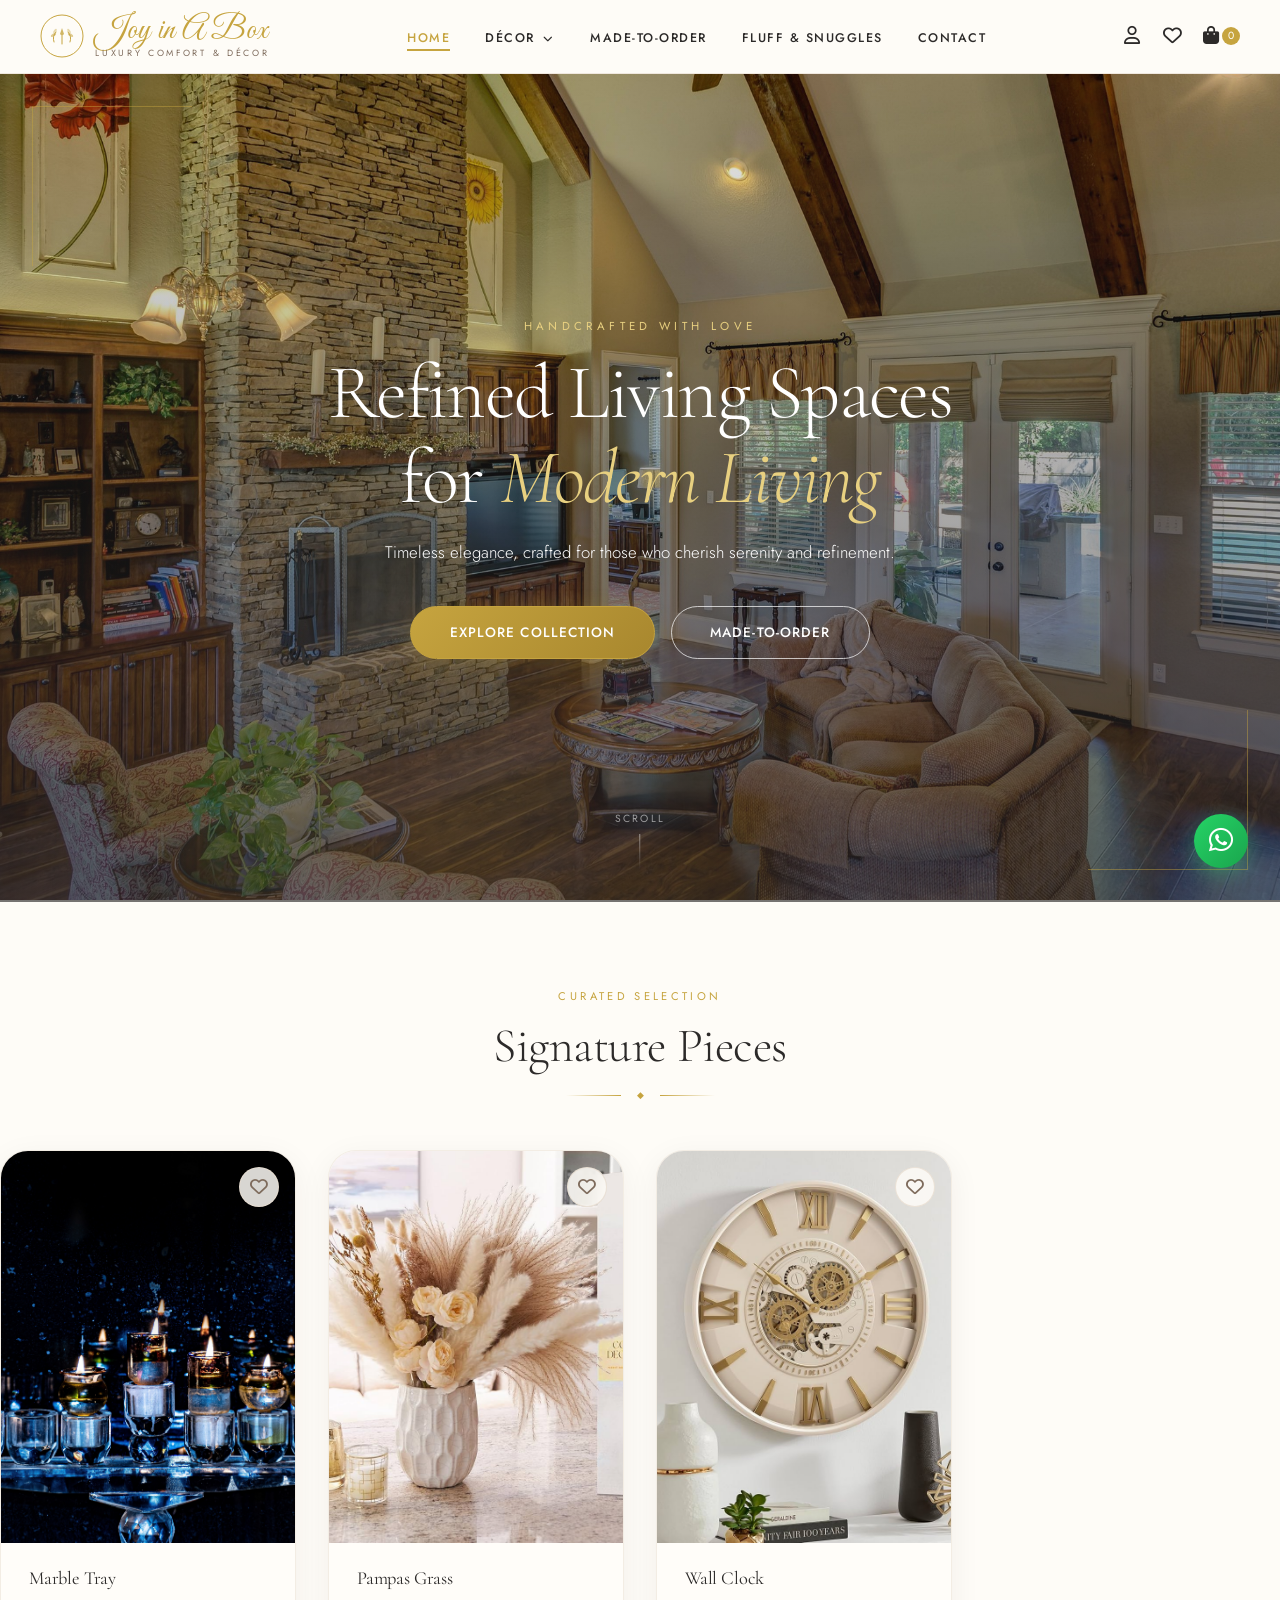
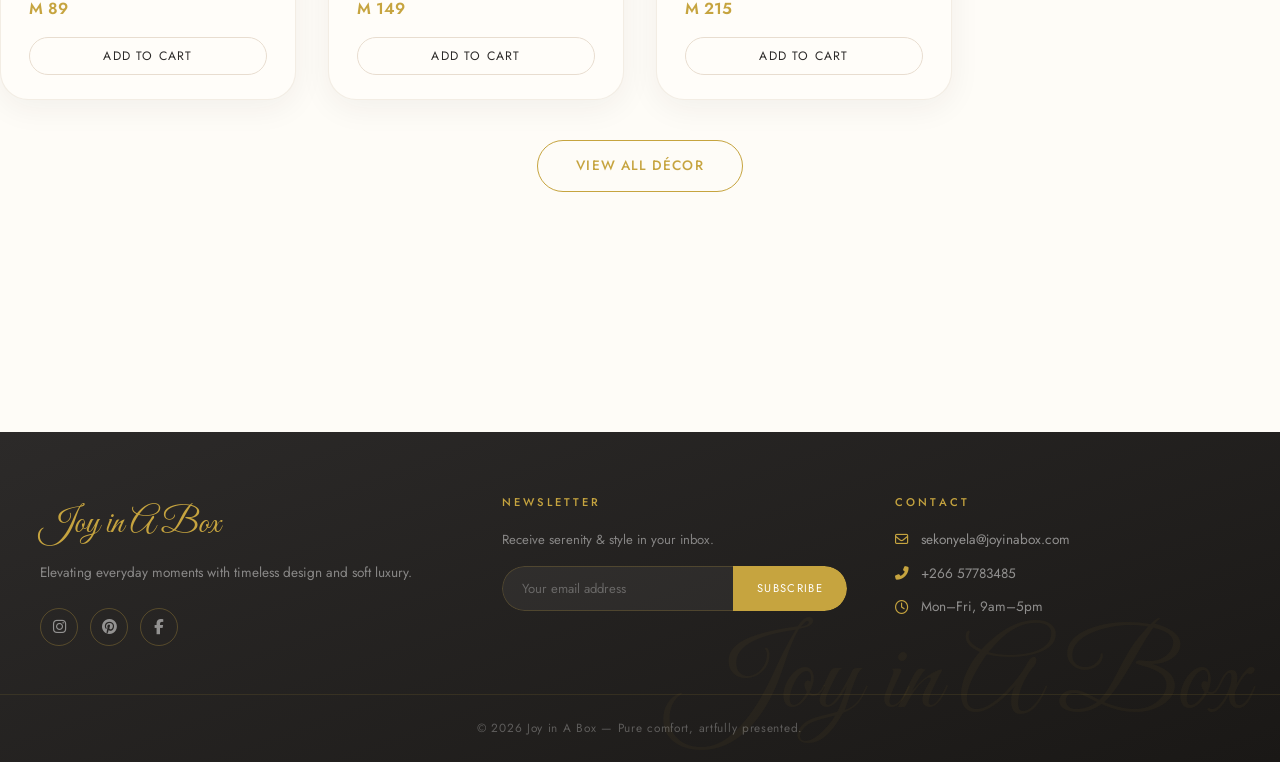
<file: index.html>
<!DOCTYPE html>
<html lang="en">
<head>
  <meta charset="UTF-8">
  <meta name="viewport" content="width=device-width, initial-scale=1.0, viewport-fit=cover">
  <title>Joy in A Box | Luxury Comfort</title>
  <link rel="preconnect" href="https://fonts.googleapis.com">
  <link rel="preconnect" href="https://fonts.gstatic.com" crossorigin>
  <!-- New fonts: Cormorant Garamond (display), Great Vibes (script logo), Jost (body) -->
  <link href="https://fonts.googleapis.com/css2?family=Cormorant+Garamond:ital,wght@0,300;0,400;0,500;1,300;1,400&family=Great+Vibes&family=Jost:wght@300;400;500;600&display=swap" rel="stylesheet">
  <link rel="stylesheet" href="https://cdnjs.cloudflare.com/ajax/libs/font-awesome/6.5.1/css/all.min.css">
  <link rel="stylesheet" href="styles.css">
</head>
<body>
  <header class="header" id="mainHeader">
    <div class="container header-container">

  
      <div class="logo">
        <a href="index.html">
          <!-- Botanical SVG emblem -->
          <svg class="logo-emblem" viewBox="0 0 44 44" fill="none" xmlns="http://www.w3.org/2000/svg">
            <circle cx="22" cy="22" r="21" stroke="#C6A43F" stroke-width="1"/>
            <!-- Botanical branch left -->
            <path d="M14 28 Q12 22 16 18" stroke="#C6A43F" stroke-width="1" stroke-linecap="round" fill="none"/>
            <ellipse cx="13.5" cy="21" rx="3" ry="1.5" transform="rotate(-30 13.5 21)" fill="#C6A43F" opacity="0.55"/>
            <ellipse cx="15" cy="17" rx="2.5" ry="1.2" transform="rotate(-50 15 17)" fill="#C6A43F" opacity="0.4"/>
            <!-- Botanical branch right -->
            <path d="M30 28 Q32 22 28 18" stroke="#C6A43F" stroke-width="1" stroke-linecap="round" fill="none"/>
            <ellipse cx="30.5" cy="21" rx="3" ry="1.5" transform="rotate(30 30.5 21)" fill="#C6A43F" opacity="0.55"/>
            <ellipse cx="29" cy="17" rx="2.5" ry="1.2" transform="rotate(50 29 17)" fill="#C6A43F" opacity="0.4"/>
            <!-- Centre diamond -->
            <path d="M22 14 L24 20 L22 22 L20 20 Z" fill="#C6A43F" opacity="0.8"/>
            <!-- Stem -->
            <line x1="22" y1="22" x2="22" y2="30" stroke="#C6A43F" stroke-width="1" stroke-linecap="round"/>
          </svg>
          <div class="logo-text-wrap">
            <span class="logo-script">Joy in A Box</span>
            <span class="logo-sub">Luxury Comfort &amp; Décor</span>
          </div>
        </a>
      </div>

      <!-- ── Nav ── -->
      <nav class="main-nav" id="mainNav">
        <ul class="nav-links">
          <li><a href="index.html" class="active">Home</a></li>
          <li class="dropdown-trigger">
            <a href="decor.html">Décor <i class="fas fa-chevron-down dropdown-arrow"></i></a>
            <ul class="dropdown-menu">
              <li><a href="decor.html#wall-art">Wall Art</a></li>
              <li><a href="decor.html#vases">Vases</a></li>
              <li><a href="decor.html#lighting">Lighting</a></li>
            </ul>
          </li>
          <li><a href="made-to-order.html">Made-to-Order</a></li>
          <li><a href="fluff-snuggles.html">Fluff &amp; Snuggles</a></li>
          <li><a href="contact.html">Contact</a></li>
        </ul>
      </nav>

  
      <div class="header-icons">
        <a href="#" aria-label="Account" class="icon-btn"><i class="far fa-user"></i></a>
        <a href="#" aria-label="Favourites" class="icon-btn"><i class="far fa-heart"></i></a>
        <a href="#" aria-label="Cart" class="icon-btn cart-icon"><i class="fas fa-shopping-bag"></i> <span class="cart-count">0</span></a>
      </div>
      <button class="mobile-menu-toggle" aria-label="Menu" id="menuToggle"><i class="fas fa-bars"></i></button>
    </div>
  </header>

 
  <main>

    <!-- ── Hero ── -->
    <section class="hero">
      <div class="hero-image">
     <div class="hero-overlay"></div>
        <div class="hero-content container">
          <p class="hero-eyebrow">Handcrafted with love</p>
          <h1 class="hero-title">Refined Living Spaces<br>for <em>Modern Living</em></h1>
          <p class="hero-subtitle">Timeless elegance, crafted for those who cherish serenity and refinement.</p>
          <div class="hero-cta-group">
            <a href="decor.html" class="btn btn-gold">Explore Collection</a>
            <a href="made-to-order.html" class="btn btn-outline" style="border-color:rgba(255,255,255,0.7);color:white;">Made-to-Order</a>
          </div>
        </div>
        <div class="hero-scroll">Scroll</div>
      </div>
    </section>

    <!-- ── Featured Products ── -->
    <section class="featured container">
      <div class="section-header">
        <span class="section-eyebrow">Curated Selection</span>
        <h2 class="section-title">Signature Pieces</h2>
        <div class="section-divider"><span class="divider-diamond">◆</span></div>
      </div>

      <div class="product-grid">
        <!-- Card 1 -->
        <div class="product-card">
          <div class="product-image">
            <!--
              📸 IMAGE SLOT: Aura Ceramic Vase product photo
                 File: images/product-aura-vase.jpg
                 Best: close-up of the vase on a neutral background
                 Size: 600 × 800 px (portrait 3:4)
            -->
            <img src="images/marble-tray.jpg" alt="Marble Tray">
            <button class="fav-btn" aria-label="Add to favourites"><i class="far fa-heart"></i></button>
          </div>
          <div class="product-info">
            <h3>Marble Tray</h3>
            <p class="price">M 89</p>
            <button class="btn-add-cart">Add to Cart</button>
          </div>
        </div>

        <!-- Card 2 -->
        <div class="product-card">
          <div class="product-image">
            <img src="images/pampas-grass.jpg" alt="Pampas Grass">
            <button class="fav-btn" aria-label="Add to favourites"><i class="far fa-heart"></i></button>
          </div>
          <div class="product-info">
            <h3>Pampas Grass</h3>
            <p class="price">M 149</p>
            <button class="btn-add-cart">Add to Cart</button>
          </div>
        </div>

        <!-- Card 3 -->
        <div class="product-card">
          <div class="product-image">
            <img src="images/wall-clock.jpg" alt="Wall Clock">
            <button class="fav-btn" aria-label="Add to favourites"><i class="far fa-heart"></i></button>
          </div>
          <div class="product-info">
            <h3>Wall Clock</h3>
            <p class="price">M 215</p>
            <button class="btn-add-cart">Add to Cart</button>
          </div>
        </div>
      </div>

      <div class="cta-center">
        <a href="decor.html" class="btn btn-outline">View All Décor</a>
      </div>
    </section>

  </main>

  <!-- ═══ FOOTER ═══ -->
  <footer class="footer">
    <div class="container footer-grid">
      <div class="footer-brand">
        <div class="logo-footer">Joy in A Box</div>
        <p>Elevating everyday moments with timeless design and soft luxury.</p>
        <div class="social-links">
          <a href="#" aria-label="Instagram"><i class="fab fa-instagram"></i></a>
          <a href="#" aria-label="Pinterest"><i class="fab fa-pinterest"></i></a>
          <a href="#" aria-label="Facebook"><i class="fab fa-facebook-f"></i></a>
        </div>
      </div>
      <div class="footer-newsletter">
        <h4>Newsletter</h4>
        <p>Receive serenity &amp; style in your inbox.</p>
        <form class="newsletter-form">
          <input type="email" placeholder="Your email address" required>
          <button type="submit">Subscribe</button>
        </form>
      </div>
      <div class="footer-contact">
        <h4>Contact</h4>
        <address>
          <p><i class="far fa-envelope"></i> sekonyela@joyinabox.com</p>
          <p><i class="fas fa-phone-alt"></i> +266 57783485</p>
          <p><i class="far fa-clock"></i> Mon–Fri, 9am–5pm</p>
        </address>
      </div>
    </div>
    <div class="footer-bottom">
      <div class="container"><p>© 2026 Joy in A Box — Pure comfort, artfully presented.</p></div>
    </div>
  </footer>

  <a href="https://wa.me/26657783485" class="floating-wa" target="_blank" aria-label="WhatsApp Chat"><i class="fab fa-whatsapp"></i></a>
  <button class="scroll-top" id="scrollTop" aria-label="Scroll to top"><i class="fas fa-arrow-up"></i></button>

  <script>
    // Header scroll shadow
    const header = document.getElementById('mainHeader');
    window.addEventListener('scroll', () => {
      header.classList.toggle('scrolled', window.scrollY > 30);
      document.getElementById('scrollTop').classList.toggle('visible', window.scrollY > 300);
    });

    // Mobile menu
    document.getElementById('menuToggle').addEventListener('click', () => {
      document.getElementById('mainNav').classList.toggle('active');
    });

    // Scroll to top
    document.getElementById('scrollTop').addEventListener('click', () => {
      window.scrollTo({ top: 0, behavior: 'smooth' });
    });

    // Fade-up on scroll (optional progressive enhancement)
    const observer = new IntersectionObserver((entries) => {
      entries.forEach(e => { if (e.isIntersecting) e.target.classList.add('visible'); });
    }, { threshold: 0.1 });
    document.querySelectorAll('.fade-up').forEach(el => observer.observe(el));

    // Add to cart feedback
    document.querySelectorAll('.btn-add-cart').forEach(btn => {
      btn.addEventListener('click', function() {
        this.textContent = '✓ Added!';
        this.style.background = '#C6A43F';
        this.style.color = 'white';
        this.style.borderColor = '#C6A43F';
        setTimeout(() => {
          this.textContent = 'Add to Cart';
          this.style.background = '';
          this.style.color = '';
          this.style.borderColor = '';
        }, 1800);
        const count = document.querySelector('.cart-count');
        count.textContent = parseInt(count.textContent) + 1;
      });
    });

    // Fav toggle
    document.querySelectorAll('.fav-btn').forEach(btn => {
      btn.addEventListener('click', function() {
        this.classList.toggle('active');
        const icon = this.querySelector('i');
        icon.classList.toggle('far');
        icon.classList.toggle('fas');
        icon.style.color = this.classList.contains('active') ? '#e05a5a' : '';
      });
    });
  </script>
</body>
</html>
</file>
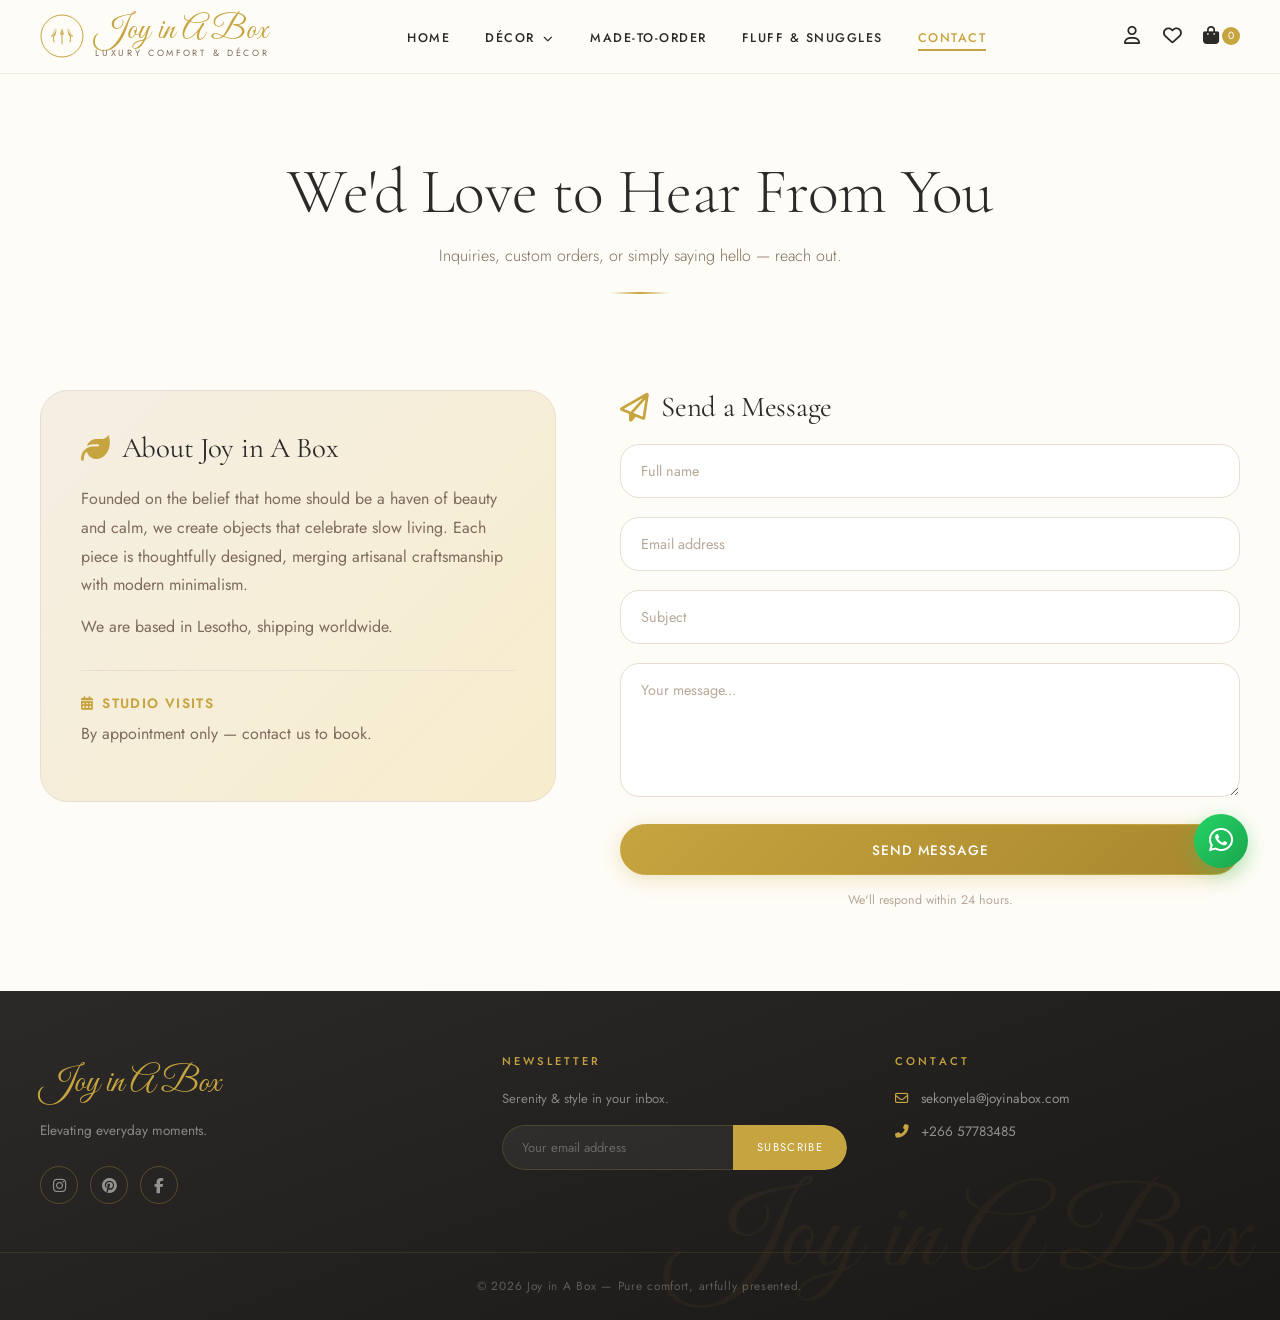
<file: contact.html>
<!DOCTYPE html>
<html lang="en">
<head>
  <meta charset="UTF-8">
  <meta name="viewport" content="width=device-width, initial-scale=1.0">
  <title>Contact | Joy in A Box</title>
  <link href="https://fonts.googleapis.com/css2?family=Cormorant+Garamond:ital,wght@0,300;0,400;0,500;1,300;1,400&family=Great+Vibes&family=Jost:wght@300;400;500;600&display=swap" rel="stylesheet">
  <link rel="stylesheet" href="https://cdnjs.cloudflare.com/ajax/libs/font-awesome/6.5.1/css/all.min.css">
  <link rel="stylesheet" href="styles.css">
</head>
<body>

  <header class="header" id="mainHeader">
    <div class="container header-container">
      <div class="logo">
        <a href="index.html">
          <svg class="logo-emblem" viewBox="0 0 44 44" fill="none" xmlns="http://www.w3.org/2000/svg">
            <circle cx="22" cy="22" r="21" stroke="#C6A43F" stroke-width="1"/>
            <path d="M14 28 Q12 22 16 18" stroke="#C6A43F" stroke-width="1" stroke-linecap="round" fill="none"/>
            <ellipse cx="13.5" cy="21" rx="3" ry="1.5" transform="rotate(-30 13.5 21)" fill="#C6A43F" opacity="0.55"/>
            <ellipse cx="15" cy="17" rx="2.5" ry="1.2" transform="rotate(-50 15 17)" fill="#C6A43F" opacity="0.4"/>
            <path d="M30 28 Q32 22 28 18" stroke="#C6A43F" stroke-width="1" stroke-linecap="round" fill="none"/>
            <ellipse cx="30.5" cy="21" rx="3" ry="1.5" transform="rotate(30 30.5 21)" fill="#C6A43F" opacity="0.55"/>
            <ellipse cx="29" cy="17" rx="2.5" ry="1.2" transform="rotate(50 29 17)" fill="#C6A43F" opacity="0.4"/>
            <path d="M22 14 L24 20 L22 22 L20 20 Z" fill="#C6A43F" opacity="0.8"/>
            <line x1="22" y1="22" x2="22" y2="30" stroke="#C6A43F" stroke-width="1" stroke-linecap="round"/>
          </svg>
          <div class="logo-text-wrap">
            <span class="logo-script">Joy in A Box</span>
            <span class="logo-sub">Luxury Comfort &amp; Décor</span>
          </div>
        </a>
      </div>
      <nav class="main-nav" id="mainNav">
        <ul class="nav-links">
          <li><a href="index.html">Home</a></li>
          <li class="dropdown-trigger">
            <a href="decor.html">Décor <i class="fas fa-chevron-down dropdown-arrow"></i></a>
            <ul class="dropdown-menu">
              <li><a href="decor.html#wall-art">Wall Art</a></li>
              <li><a href="decor.html#vases">Vases</a></li>
              <li><a href="decor.html#lighting">Lighting</a></li>
            </ul>
          </li>
          <li><a href="made-to-order.html">Made-to-Order</a></li>
          <li><a href="fluff-snuggles.html">Fluff &amp; Snuggles</a></li>
          <li><a href="contact.html" class="active">Contact</a></li>
        </ul>
      </nav>
      <div class="header-icons">
        <a href="#" class="icon-btn"><i class="far fa-user"></i></a>
        <a href="#" class="icon-btn"><i class="far fa-heart"></i></a>
        <a href="#" class="icon-btn cart-icon"><i class="fas fa-shopping-bag"></i> <span class="cart-count">0</span></a>
      </div>
      <button class="mobile-menu-toggle" id="menuToggle"><i class="fas fa-bars"></i></button>
    </div>
  </header>

  <main>
    <div class="page-header container">
      <h1>We'd Love to Hear From You</h1>
      <p>Inquiries, custom orders, or simply saying hello — reach out.</p>
    </div>

    <div class="contact-grid container">
      <!-- About panel -->
      <div class="about-us">
        <h2><i class="fas fa-leaf"></i> About Joy in A Box</h2>
        <p>Founded on the belief that home should be a haven of beauty and calm, we create objects that celebrate slow living. Each piece is thoughtfully designed, merging artisanal craftsmanship with modern minimalism.</p>
        <p>We are based in Lesotho, shipping worldwide.</p>

        <div class="store-hours">
          <h3><i class="fas fa-calendar-alt"></i> Studio Visits</h3>
          <p>By appointment only — contact us to book.</p>
        </div>
      </div>

      <!-- Contact form -->
      <div class="contact-form-wrapper">
        <h2><i class="far fa-paper-plane"></i> Send a Message</h2>
        <form class="contact-form" id="contactForm">
          <div class="form-group"><input type="text" placeholder="Full name" required></div>
          <div class="form-group"><input type="email" placeholder="Email address" required></div>
          <div class="form-group"><input type="text" placeholder="Subject"></div>
          <div class="form-group"><textarea rows="5" placeholder="Your message..." required></textarea></div>
          <button type="submit" class="btn btn-gold" style="width:100%">Send Message</button>
          <p class="form-note">We'll respond within 24 hours.</p>
        </form>
      </div>
    </div>
  </main>

  <footer class="footer">
    <div class="container footer-grid">
      <div class="footer-brand">
        <div class="logo-footer">Joy in A Box</div>
        <p>Elevating everyday moments.</p>
        <div class="social-links">
          <a href="#"><i class="fab fa-instagram"></i></a>
          <a href="#"><i class="fab fa-pinterest"></i></a>
          <a href="#"><i class="fab fa-facebook-f"></i></a>
        </div>
      </div>
      <div class="footer-newsletter">
        <h4>Newsletter</h4>
        <p>Serenity &amp; style in your inbox.</p>
        <form class="newsletter-form">
          <input type="email" placeholder="Your email address" required>
          <button type="submit">Subscribe</button>
        </form>
      </div>
      <div class="footer-contact">
        <h4>Contact</h4>
        <address>
          <p><i class="far fa-envelope"></i> sekonyela@joyinabox.com</p>
          <p><i class="fas fa-phone-alt"></i> +266 57783485</p>
        </address>
      </div>
    </div>
    <div class="footer-bottom">
      <div class="container"><p>© 2026 Joy in A Box — Pure comfort, artfully presented.</p></div>
    </div>
  </footer>

  <a href="https://wa.me/26657783485" class="floating-wa" target="_blank"><i class="fab fa-whatsapp"></i></a>
  <button class="scroll-top" id="scrollTop"><i class="fas fa-arrow-up"></i></button>

  <script>
    const header = document.getElementById('mainHeader');
    window.addEventListener('scroll', () => {
      header.classList.toggle('scrolled', window.scrollY > 30);
      document.getElementById('scrollTop').classList.toggle('visible', window.scrollY > 300);
    });
    document.getElementById('menuToggle').addEventListener('click', () => document.getElementById('mainNav').classList.toggle('active'));
    document.getElementById('scrollTop').addEventListener('click', () => window.scrollTo({ top:0, behavior:'smooth' }));

    // Contact form submit feedback
    document.getElementById('contactForm').addEventListener('submit', function(e) {
      e.preventDefault();
      const btn = this.querySelector('button[type=submit]');
      btn.textContent = '✓ Message Sent!';
      btn.style.background = '#6aad72';
      btn.style.borderColor = '#6aad72';
      setTimeout(() => {
        btn.textContent = 'Send Message';
        btn.style.background = '';
        btn.style.borderColor = '';
        this.reset();
      }, 3000);
    });
  </script>
</body>
</html>
</file>
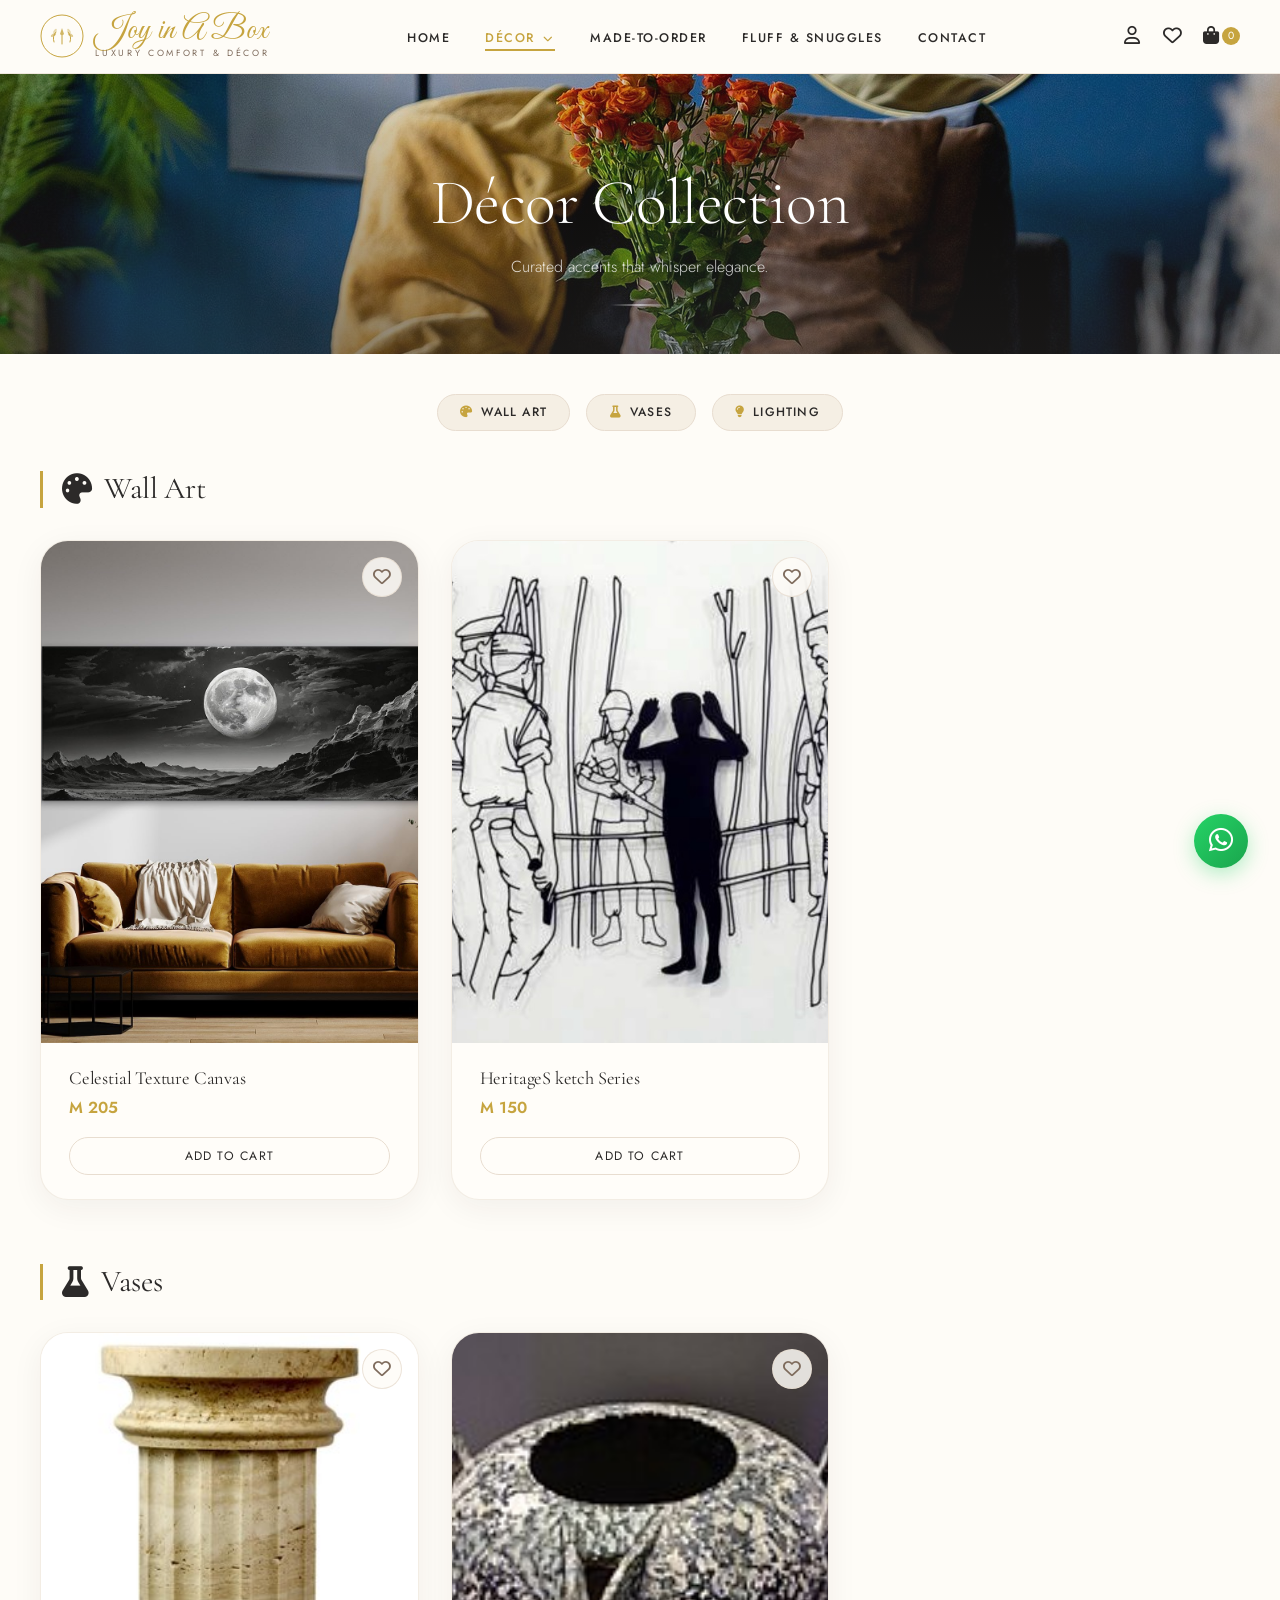
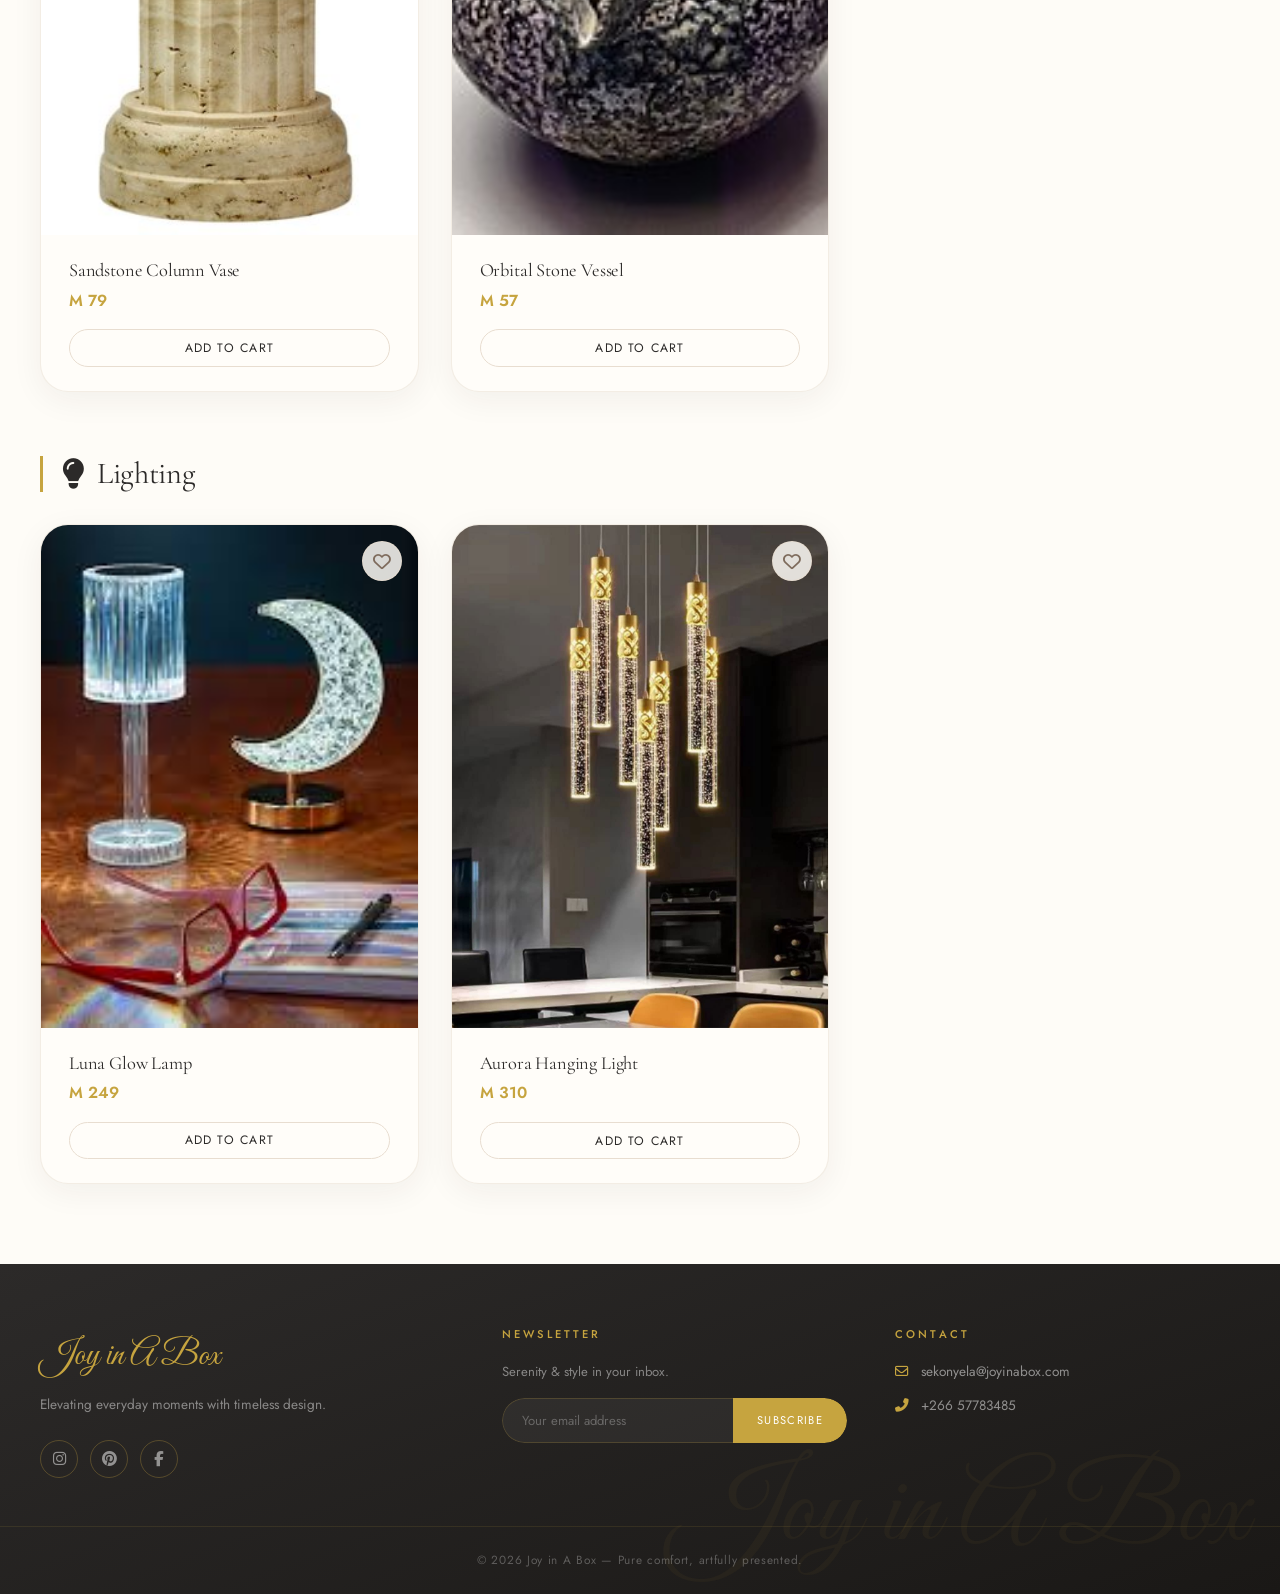
<file: decor.html>
<!DOCTYPE html>
<html lang="en">
<head>
  <meta charset="UTF-8">
  <meta name="viewport" content="width=device-width, initial-scale=1.0">
  <title>Décor | Joy in A Box</title>
  <link rel="preconnect" href="https://fonts.googleapis.com">
  <link href="https://fonts.googleapis.com/css2?family=Cormorant+Garamond:ital,wght@0,300;0,400;0,500;1,300;1,400&family=Great+Vibes&family=Jost:wght@300;400;500;600&display=swap" rel="stylesheet">
  <link rel="stylesheet" href="https://cdnjs.cloudflare.com/ajax/libs/font-awesome/6.5.1/css/all.min.css">
  <link rel="stylesheet" href="styles.css">
</head>
<body>

  <header class="header" id="mainHeader">
    <div class="container header-container">
      <div class="logo">
        <a href="index.html">
          <svg class="logo-emblem" viewBox="0 0 44 44" fill="none" xmlns="http://www.w3.org/2000/svg">
            <circle cx="22" cy="22" r="21" stroke="#C6A43F" stroke-width="1"/>
            <path d="M14 28 Q12 22 16 18" stroke="#C6A43F" stroke-width="1" stroke-linecap="round" fill="none"/>
            <ellipse cx="13.5" cy="21" rx="3" ry="1.5" transform="rotate(-30 13.5 21)" fill="#C6A43F" opacity="0.55"/>
            <ellipse cx="15" cy="17" rx="2.5" ry="1.2" transform="rotate(-50 15 17)" fill="#C6A43F" opacity="0.4"/>
            <path d="M30 28 Q32 22 28 18" stroke="#C6A43F" stroke-width="1" stroke-linecap="round" fill="none"/>
            <ellipse cx="30.5" cy="21" rx="3" ry="1.5" transform="rotate(30 30.5 21)" fill="#C6A43F" opacity="0.55"/>
            <ellipse cx="29" cy="17" rx="2.5" ry="1.2" transform="rotate(50 29 17)" fill="#C6A43F" opacity="0.4"/>
            <path d="M22 14 L24 20 L22 22 L20 20 Z" fill="#C6A43F" opacity="0.8"/>
            <line x1="22" y1="22" x2="22" y2="30" stroke="#C6A43F" stroke-width="1" stroke-linecap="round"/>
          </svg>
          <div class="logo-text-wrap">
            <span class="logo-script">Joy in A Box</span>
            <span class="logo-sub">Luxury Comfort &amp; Décor</span>
          </div>
        </a>
      </div>
      <nav class="main-nav" id="mainNav">
        <ul class="nav-links">
          <li><a href="index.html">Home</a></li>
          <li class="dropdown-trigger">
            <a href="decor.html" class="active">Décor <i class="fas fa-chevron-down dropdown-arrow"></i></a>
            <ul class="dropdown-menu">
              <li><a href="#wall-art">Wall Art</a></li>
              <li><a href="#vases">Vases</a></li>
              <li><a href="#lighting">Lighting</a></li>
            </ul>
          </li>
          <li><a href="made-to-order.html">Made-to-Order</a></li>
          <li><a href="fluff-snuggles.html">Fluff &amp; Snuggles</a></li>
          <li><a href="contact.html">Contact</a></li>
        </ul>
      </nav>
      <div class="header-icons">
        <a href="#" class="icon-btn"><i class="far fa-user"></i></a>
        <a href="#" class="icon-btn"><i class="far fa-heart"></i></a>
        <a href="#" class="icon-btn cart-icon"><i class="fas fa-shopping-bag"></i> <span class="cart-count">0</span></a>
      </div>
      <button class="mobile-menu-toggle" id="menuToggle"><i class="fas fa-bars"></i></button>
    </div>
  </header>

  <main>

    <!-- Page Banner with background image -->
    <div class="page-banner">
      <div class="page-header">
        <h1>Décor Collection</h1>
        <p>Curated accents that whisper elegance.</p>
      </div>
    </div>

    
    <div class="decor-categories container">
      <ul class="categories-list">
        <li><a href="#wall-art"><span class="cat-badge"><i class="fas fa-palette"></i> Wall Art</span></a></li>
        <li><a href="#vases"><span class="cat-badge"><i class="fas fa-flask"></i> Vases</span></a></li>
        <li><a href="#lighting"><span class="cat-badge"><i class="fas fa-lightbulb"></i> Lighting</span></a></li>
      </ul>
    </div>

    <div class="container">

    
      <section id="wall-art" class="decor-section">
        <h2><i class="fas fa-palette"></i> Wall Art</h2>
        <div class="product-grid">
          <div class="product-card">
            <div class="product-image">
              
              <img src="images/CelestialTextureCanvas.jpg" alt="Celestial Texture Canvas">
              <button class="fav-btn"><i class="far fa-heart"></i></button>
            </div>
            <div class="product-info">
              <h3>Celestial Texture Canvas</h3>
              <p class="price">M 205</p>
              <button class="btn-add-cart">Add to Cart</button>
            </div>
          </div>
          <div class="product-card">
            <div class="product-image">
            
              <img src="images/HeritageSketchSeries.jpg" alt="Heritage Sketch Series">
              <button class="fav-btn"><i class="far fa-heart"></i></button>
            </div>
            <div class="product-info">
              <h3>HeritageS ketch Series</h3>
              <p class="price">M 150</p>
              <button class="btn-add-cart">Add to Cart</button>
            </div>
          </div>
        </div>
      </section>


      <section id="vases" class="decor-section">
        <h2><i class="fas fa-flask"></i> Vases</h2>
        <div class="product-grid">
          <div class="product-card">
            <div class="product-image">
              
              <img src="images/SandstoneColumnVase.jpg" alt="Sandstone Column Vase">
              <button class="fav-btn"><i class="far fa-heart"></i></button>
            </div>
            <div class="product-info">
              <h3>Sandstone Column Vase</h3>
              <p class="price">M 79</p>
              <button class="btn-add-cart">Add to Cart</button>
            </div>
          </div>
          <div class="product-card">
            <div class="product-image">
          
              <img src="images/OrbitalStoneVessel.jpg" alt="Orbital Stone Vessel">
              <button class="fav-btn"><i class="far fa-heart"></i></button>
            </div>
            <div class="product-info">
              <h3>Orbital Stone Vessel</h3>
              <p class="price">M 57</p>
              <button class="btn-add-cart">Add to Cart</button>
            </div>
          </div>
        </div>
      </section>

   
      <section id="lighting" class="decor-section">
        <h2><i class="fas fa-lightbulb"></i> Lighting</h2>
        <div class="product-grid">
          <div class="product-card">
            <div class="product-image">
              <img src="images/LunaGlowLamp.jpg" alt="Luna Glow Lamp">
              <button class="fav-btn"><i class="far fa-heart"></i></button>
            </div>
            <div class="product-info">
              <h3>Luna Glow Lamp</h3>
              <p class="price">M 249</p>
              <button class="btn-add-cart">Add to Cart</button>
            </div>
          </div>
          <div class="product-card">
            <div class="product-image">
              <img src="images/AuroraHangingLight.jpg" alt="Aurora Hanging Light">
              <button class="fav-btn"><i class="far fa-heart"></i></button>
            </div>
            <div class="product-info">
              <h3>Aurora Hanging Light</h3>
              <p class="price">M 310</p>
              <button class="btn-add-cart">Add to Cart</button>
            </div>
          </div>
        </div>
      </section>

    </div>
  </main>

  <footer class="footer">
    <div class="container footer-grid">
      <div class="footer-brand">
        <div class="logo-footer">Joy in A Box</div>
        <p>Elevating everyday moments with timeless design.</p>
        <div class="social-links">
          <a href="#"><i class="fab fa-instagram"></i></a>
          <a href="#"><i class="fab fa-pinterest"></i></a>
          <a href="#"><i class="fab fa-facebook-f"></i></a>
        </div>
      </div>
      <div class="footer-newsletter">
        <h4>Newsletter</h4>
        <p>Serenity &amp; style in your inbox.</p>
        <form class="newsletter-form">
          <input type="email" placeholder="Your email address" required>
          <button type="submit">Subscribe</button>
        </form>
      </div>
      <div class="footer-contact">
        <h4>Contact</h4>
        <address>
          <p><i class="far fa-envelope"></i> sekonyela@joyinabox.com</p>
          <p><i class="fas fa-phone-alt"></i> +266 57783485</p>
        </address>
      </div>
    </div>
    <div class="footer-bottom">
      <div class="container"><p>© 2026 Joy in A Box — Pure comfort, artfully presented.</p></div>
    </div>
  </footer>

  <a href="https://wa.me/26659380238" class="floating-wa" target="_blank"><i class="fab fa-whatsapp"></i></a>
  <button class="scroll-top" id="scrollTop"><i class="fas fa-arrow-up"></i></button>

  <script>
    const header = document.getElementById('mainHeader');
    window.addEventListener('scroll', () => {
      header.classList.toggle('scrolled', window.scrollY > 30);
      document.getElementById('scrollTop').classList.toggle('visible', window.scrollY > 300);
    });
    document.getElementById('menuToggle').addEventListener('click', () => {
      document.getElementById('mainNav').classList.toggle('active');
    });
    document.getElementById('scrollTop').addEventListener('click', () => window.scrollTo({ top:0, behavior:'smooth' }));
    document.querySelectorAll('.btn-add-cart').forEach(btn => {
      btn.addEventListener('click', function() {
        this.textContent = '✓ Added!';
        this.style.cssText = 'background:#C6A43F;color:white;border-color:#C6A43F';
        setTimeout(() => { this.textContent='Add to Cart'; this.style.cssText=''; }, 1800);
        const c = document.querySelector('.cart-count');
        c.textContent = parseInt(c.textContent) + 1;
      });
    });
    document.querySelectorAll('.fav-btn').forEach(btn => {
      btn.addEventListener('click', function() {
        const i = this.querySelector('i');
        i.classList.toggle('far'); i.classList.toggle('fas');
        i.style.color = i.classList.contains('fas') ? '#e05a5a' : '';
      });
    });
  </script>
</body>
</html>
</file>
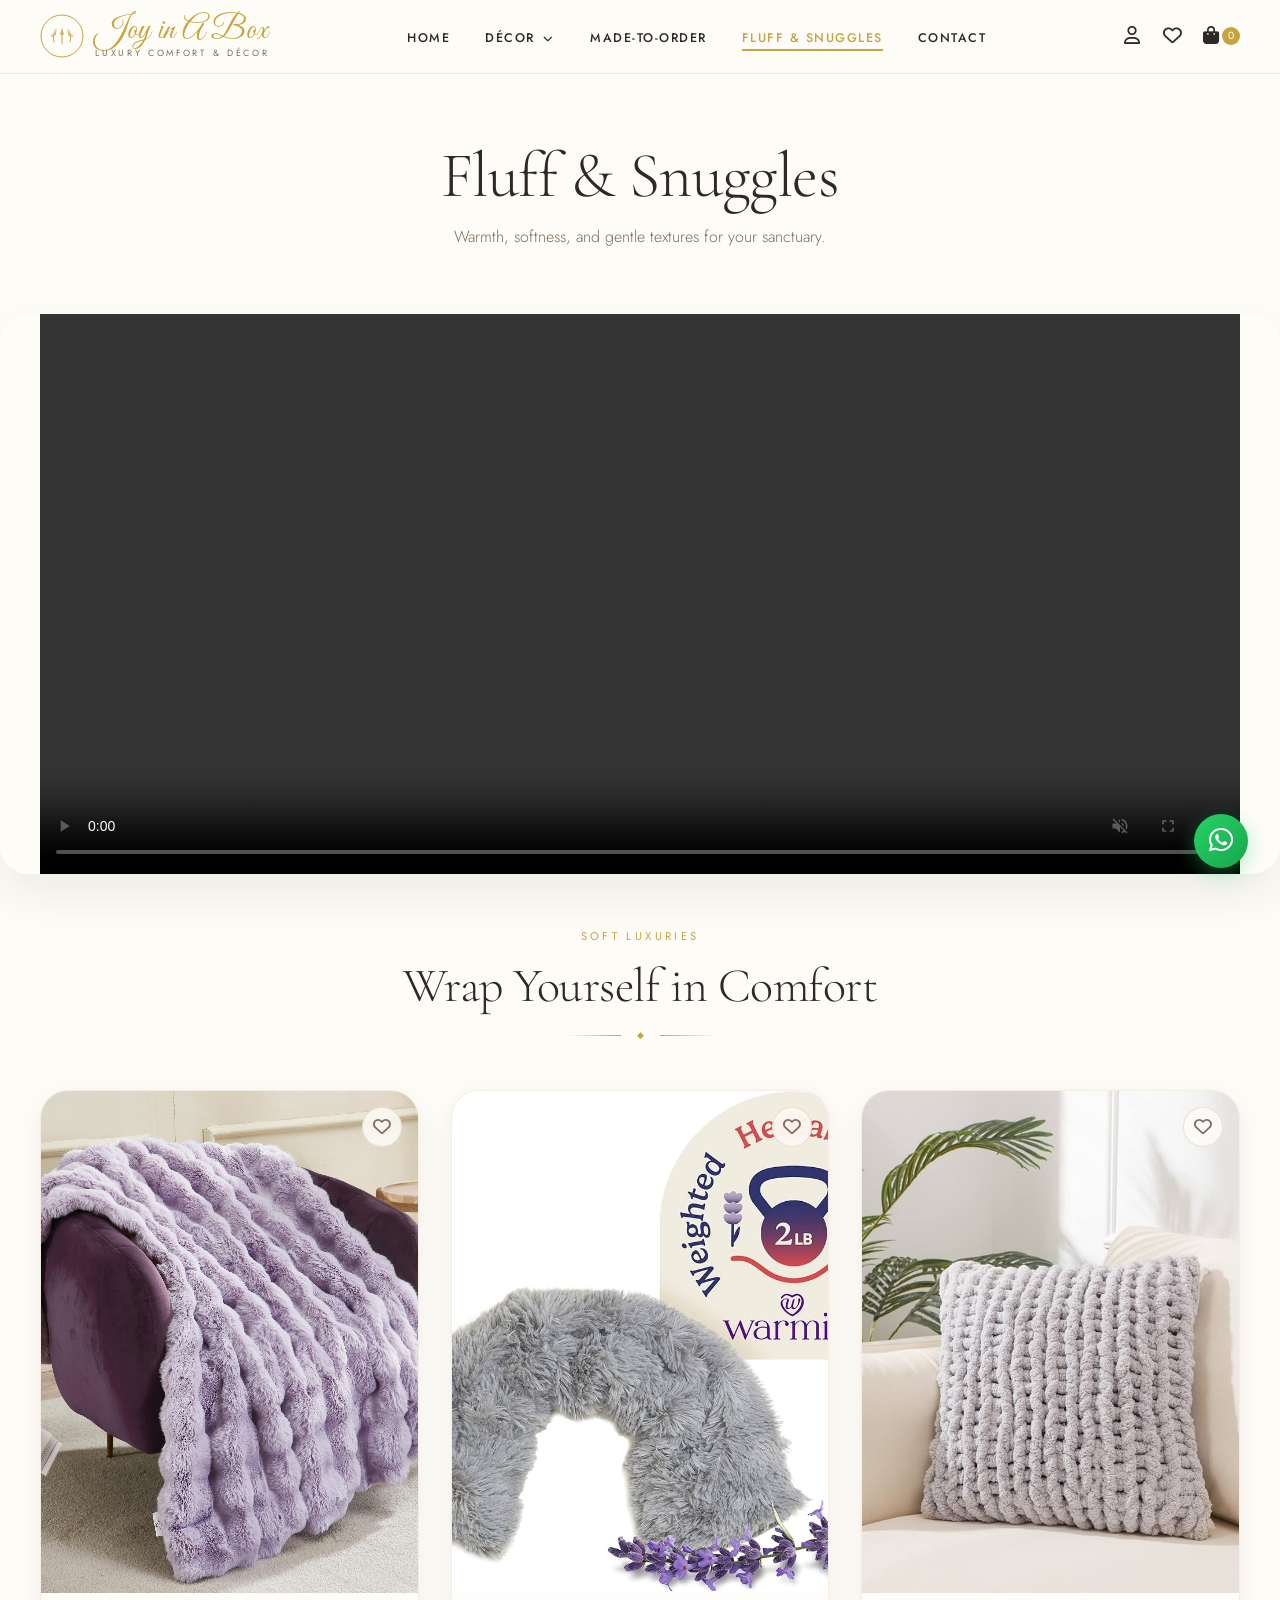
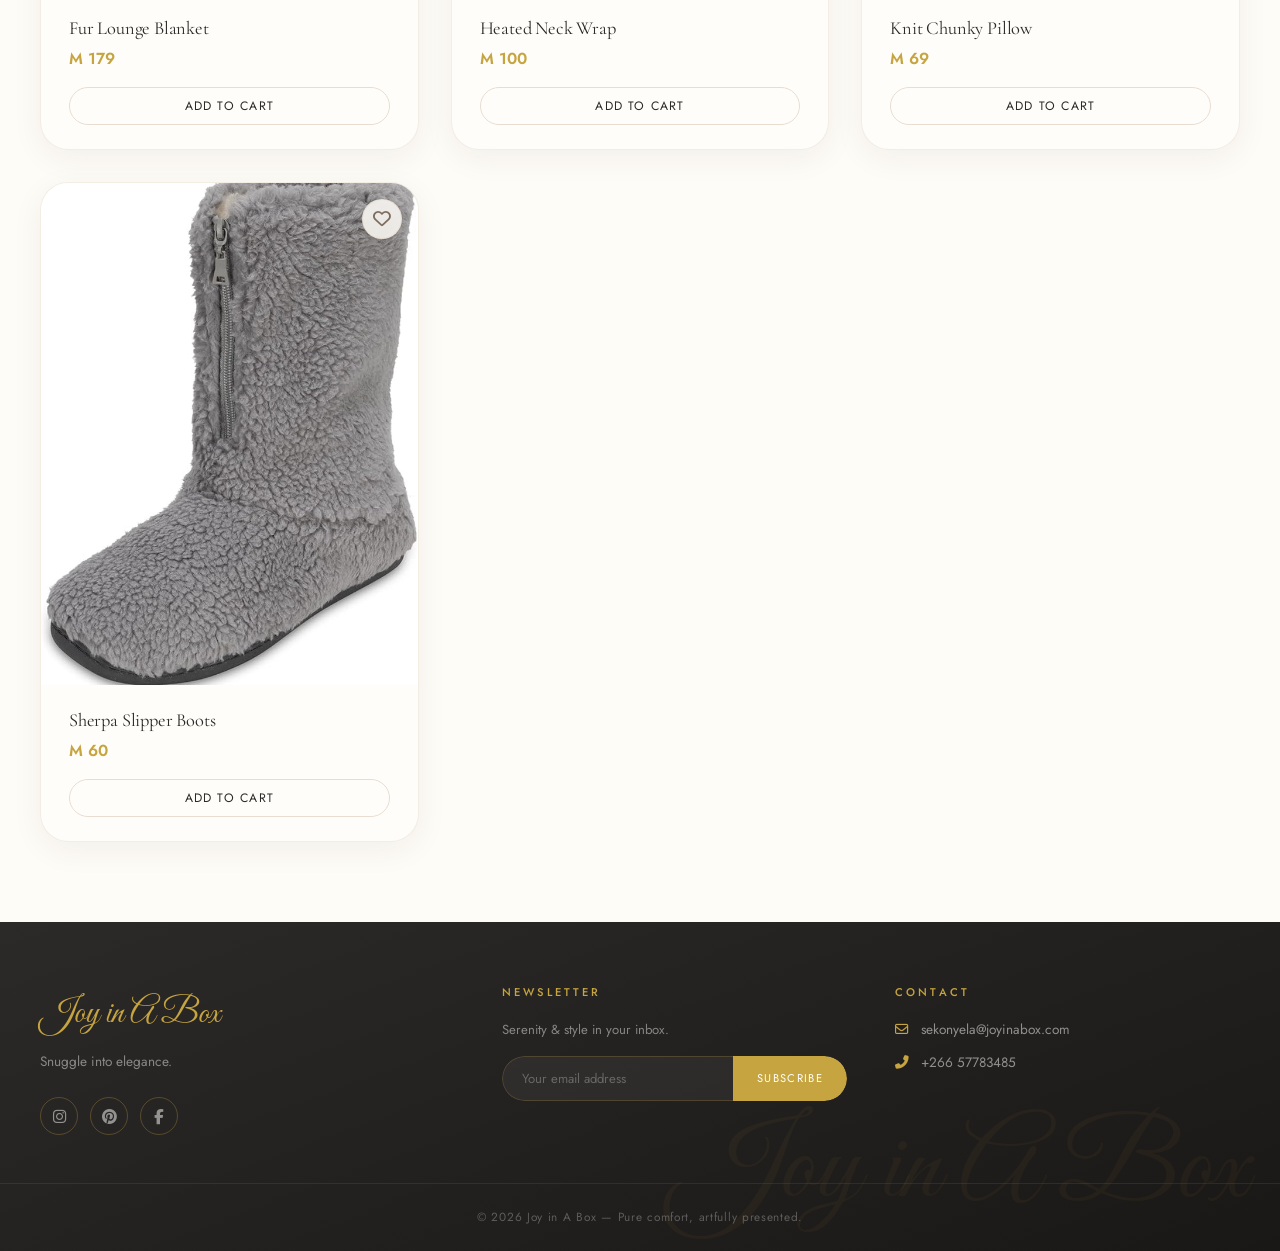
<file: fluff-snuggles.html>
<!DOCTYPE html>
<html lang="en">
<head>
  <meta charset="UTF-8">
  <meta name="viewport" content="width=device-width, initial-scale=1.0">
  <title>Fluff &amp; Snuggles | Joy in A Box</title>
  <link href="https://fonts.googleapis.com/css2?family=Cormorant+Garamond:ital,wght@0,300;0,400;0,500;1,300;1,400&family=Great+Vibes&family=Jost:wght@300;400;500;600&display=swap" rel="stylesheet">
  <link rel="stylesheet" href="https://cdnjs.cloudflare.com/ajax/libs/font-awesome/6.5.1/css/all.min.css">
  <link rel="stylesheet" href="styles.css">
</head>
<body>

  <header class="header" id="mainHeader">
    <div class="container header-container">
      <div class="logo">
        <a href="index.html">
          <svg class="logo-emblem" viewBox="0 0 44 44" fill="none" xmlns="http://www.w3.org/2000/svg">
            <circle cx="22" cy="22" r="21" stroke="#C6A43F" stroke-width="1"/>
            <path d="M14 28 Q12 22 16 18" stroke="#C6A43F" stroke-width="1" stroke-linecap="round" fill="none"/>
            <ellipse cx="13.5" cy="21" rx="3" ry="1.5" transform="rotate(-30 13.5 21)" fill="#C6A43F" opacity="0.55"/>
            <ellipse cx="15" cy="17" rx="2.5" ry="1.2" transform="rotate(-50 15 17)" fill="#C6A43F" opacity="0.4"/>
            <path d="M30 28 Q32 22 28 18" stroke="#C6A43F" stroke-width="1" stroke-linecap="round" fill="none"/>
            <ellipse cx="30.5" cy="21" rx="3" ry="1.5" transform="rotate(30 30.5 21)" fill="#C6A43F" opacity="0.55"/>
            <ellipse cx="29" cy="17" rx="2.5" ry="1.2" transform="rotate(50 29 17)" fill="#C6A43F" opacity="0.4"/>
            <path d="M22 14 L24 20 L22 22 L20 20 Z" fill="#C6A43F" opacity="0.8"/>
            <line x1="22" y1="22" x2="22" y2="30" stroke="#C6A43F" stroke-width="1" stroke-linecap="round"/>
          </svg>
          <div class="logo-text-wrap">
            <span class="logo-script">Joy in A Box</span>
            <span class="logo-sub">Luxury Comfort &amp; Décor</span>
          </div>
        </a>
      </div>
      <nav class="main-nav" id="mainNav">
        <ul class="nav-links">
          <li><a href="index.html">Home</a></li>
          <li class="dropdown-trigger">
            <a href="decor.html">Décor <i class="fas fa-chevron-down dropdown-arrow"></i></a>
            <ul class="dropdown-menu">
              <li><a href="decor.html#wall-art">Wall Art</a></li>
              <li><a href="decor.html#vases">Vases</a></li>
              <li><a href="decor.html#lighting">Lighting</a></li>
            </ul>
          </li>
          <li><a href="made-to-order.html">Made-to-Order</a></li>
          <li><a href="fluff-snuggles.html" class="active">Fluff &amp; Snuggles</a></li>
          <li><a href="contact.html">Contact</a></li>
        </ul>
      </nav>
      <div class="header-icons">
        <a href="#" class="icon-btn"><i class="far fa-user"></i></a>
        <a href="#" class="icon-btn"><i class="far fa-heart"></i></a>
        <a href="#" class="icon-btn cart-icon"><i class="fas fa-shopping-bag"></i> <span class="cart-count">0</span></a>
      </div>
      <button class="mobile-menu-toggle" id="menuToggle"><i class="fas fa-bars"></i></button>
    </div>
  </header>

  <main>
    <div class="cozy-hero container">
      <h1>Fluff &amp; Snuggles</h1>
      <p>Warmth, softness, and gentle textures for your sanctuary.</p>
    </div>

    <!-- Video Section -->
    <div class="video-wrapper container">
      <video width="100%" controls autoplay muted loop playsinline>
        <source src="videos/cozy-comfort.mp4" type="video/mp4">
        Your browser does not support the video tag.
      </video>
    </div>

    <!-- Products -->
    <div class="container">
      <div class="section-header">
        <span class="section-eyebrow">Soft Luxuries</span>
        <h2 class="section-title">Wrap Yourself in Comfort</h2>
        <div class="section-divider"><span class="divider-diamond">◆</span></div>
      </div>

      <div class="product-grid soft-grid">

        <div class="product-card soft-card">
          <div class="product-image">
    
            <img src="images/FurLoungeBlanket.jpg" alt="Fur Lounge Blanket">
            <button class="fav-btn"><i class="far fa-heart"></i></button>
          </div>
          <div class="product-info">
            <h3>Fur Lounge Blanket</h3>
            <p class="price">M 179</p>
            <button class="btn-add-cart">Add to Cart</button>
          </div>
        </div>
<div class="product-card soft-card">
          <div class="product-image">
    
            <img src="images/HeatedNeckWrap.jpg" alt="Heated Neck Wrap">
            <button class="fav-btn"><i class="far fa-heart"></i></button>
          </div>
          <div class="product-info">
            <h3>Heated Neck Wrap</h3>
            <p class="price">M 100</p>
            <button class="btn-add-cart">Add to Cart</button>
          </div>
        </div>

        <div class="product-card soft-card">
          <div class="product-image">
          
            <img src="images/KnitChunkyPillow.jpg" alt="Knit Chunky Pillow">
            <button class="fav-btn"><i class="far fa-heart"></i></button>
          </div>
          <div class="product-info">
            <h3>Knit Chunky Pillow</h3>
            <p class="price">M 69</p>
            <button class="btn-add-cart">Add to Cart</button>
          </div>
        </div>

        <div class="product-card soft-card">
          <div class="product-image">
          
            <img src="images/SherpaSlipperBoots.jpg" alt="Sherpa Slipper Boots">
            <button class="fav-btn"><i class="far fa-heart"></i></button>
          </div>
          <div class="product-info">
            <h3>Sherpa Slipper Boots</h3>
            <p class="price">M 60</p>
            <button class="btn-add-cart">Add to Cart</button>
          </div>
        </div>

      </div>
    </div>
  </main>

  <footer class="footer">
    <div class="container footer-grid">
      <div class="footer-brand">
        <div class="logo-footer">Joy in A Box</div>
        <p>Snuggle into elegance.</p>
        <div class="social-links">
          <a href="#"><i class="fab fa-instagram"></i></a>
          <a href="#"><i class="fab fa-pinterest"></i></a>
          <a href="#"><i class="fab fa-facebook-f"></i></a>
        </div>
      </div>
      <div class="footer-newsletter">
        <h4>Newsletter</h4>
        <p>Serenity &amp; style in your inbox.</p>
        <form class="newsletter-form">
          <input type="email" placeholder="Your email address" required>
          <button type="submit">Subscribe</button>
        </form>
      </div>
      <div class="footer-contact">
        <h4>Contact</h4>
        <address>
          <p><i class="far fa-envelope"></i> sekonyela@joyinabox.com</p>
          <p><i class="fas fa-phone-alt"></i> +266 57783485</p>
        </address>
      </div>
    </div>
    <div class="footer-bottom">
      <div class="container"><p>© 2026 Joy in A Box — Pure comfort, artfully presented.</p></div>
    </div>
  </footer>

  <a href="https://wa.me/26657783485" class="floating-wa" target="_blank"><i class="fab fa-whatsapp"></i></a>
  <button class="scroll-top" id="scrollTop"><i class="fas fa-arrow-up"></i></button>

  <script>
    const header = document.getElementById('mainHeader');
    window.addEventListener('scroll', () => {
      header.classList.toggle('scrolled', window.scrollY > 30);
      document.getElementById('scrollTop').classList.toggle('visible', window.scrollY > 300);
    });
    document.getElementById('menuToggle').addEventListener('click', () => document.getElementById('mainNav').classList.toggle('active'));
    document.getElementById('scrollTop').addEventListener('click', () => window.scrollTo({ top:0, behavior:'smooth' }));
    document.querySelectorAll('.btn-add-cart').forEach(btn => {
      btn.addEventListener('click', function() {
        this.textContent = '✓ Added!';
        this.style.cssText = 'background:#C6A43F;color:white;border-color:#C6A43F';
        setTimeout(() => { this.textContent='Add to Cart'; this.style.cssText=''; }, 1800);
        const c = document.querySelector('.cart-count');
        c.textContent = parseInt(c.textContent) + 1;
      });
    });
    document.querySelectorAll('.fav-btn').forEach(btn => {
      btn.addEventListener('click', function() {
        const i = this.querySelector('i');
        i.classList.toggle('far'); i.classList.toggle('fas');
        i.style.color = i.classList.contains('fas') ? '#e05a5a' : '';
      });
    });
  </script>
</body>
</html>
</file>
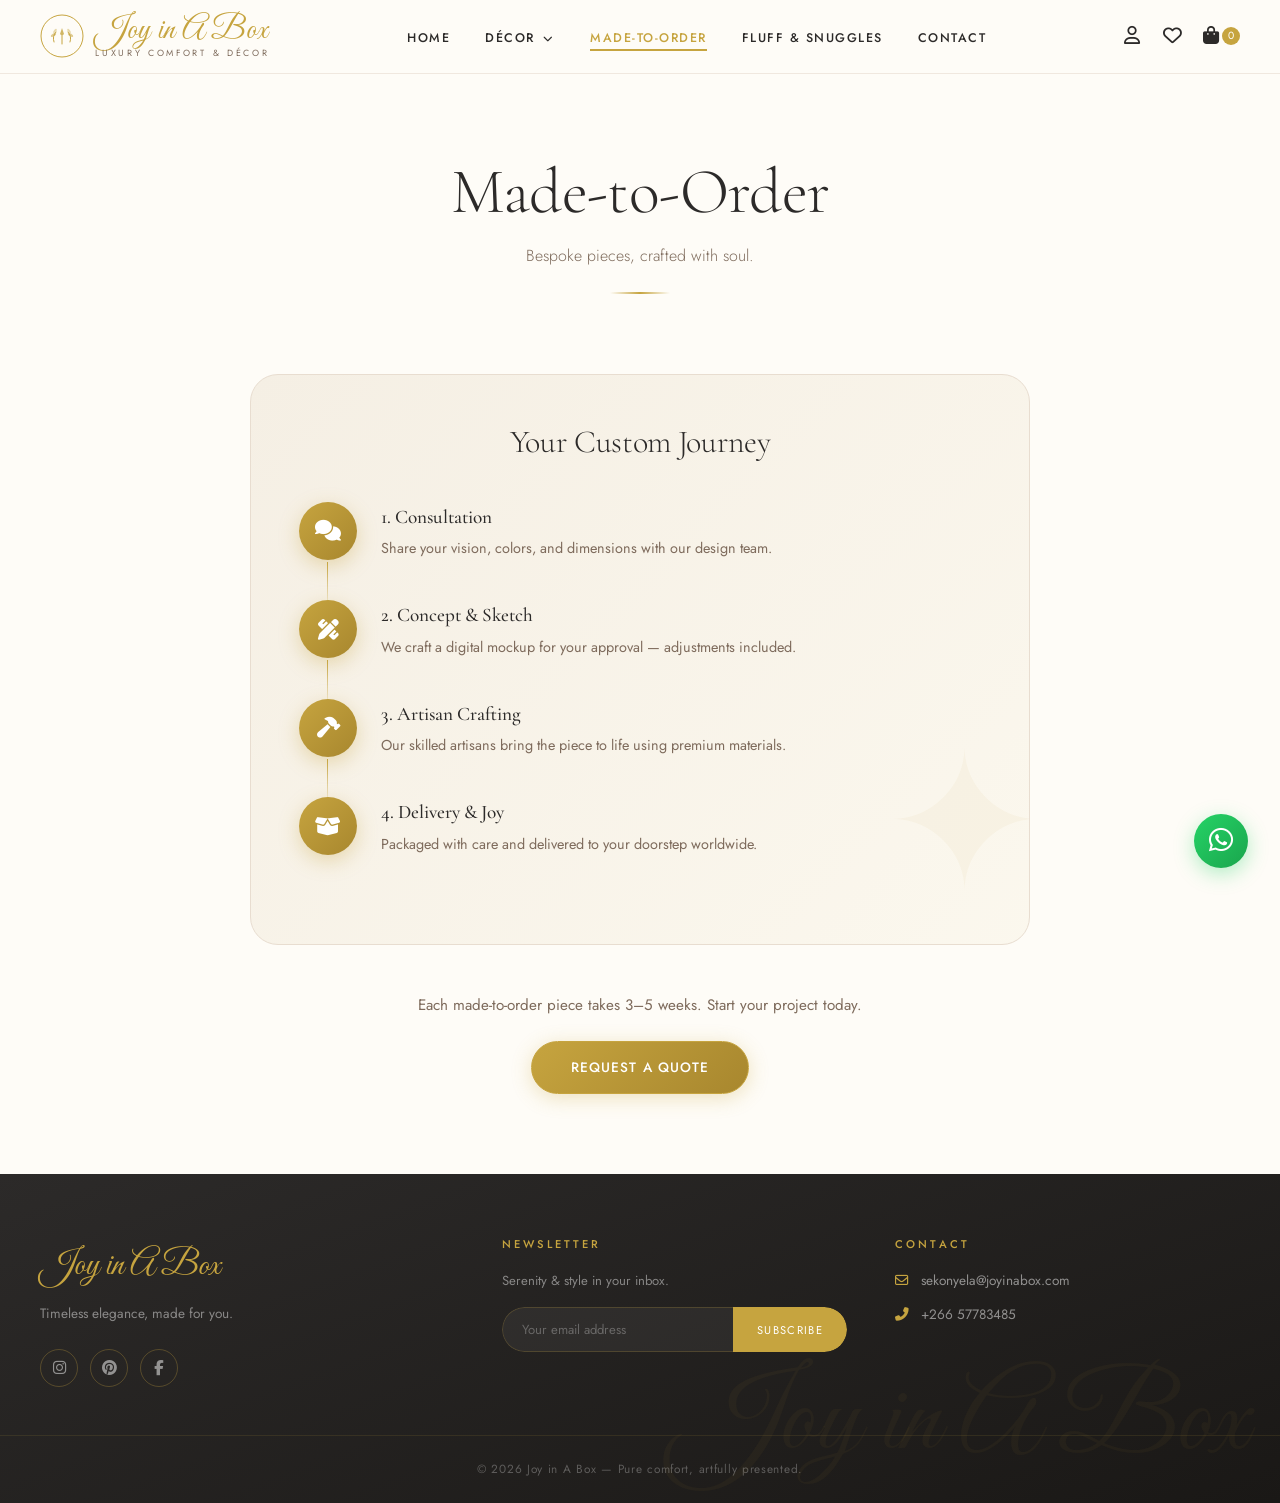
<file: made-to-order.html>
<!DOCTYPE html>
<html lang="en">
<head>
  <meta charset="UTF-8">
  <meta name="viewport" content="width=device-width, initial-scale=1.0">
  <title>Made-to-Order | Joy in A Box</title>
  <link href="https://fonts.googleapis.com/css2?family=Cormorant+Garamond:ital,wght@0,300;0,400;0,500;1,300;1,400&family=Great+Vibes&family=Jost:wght@300;400;500;600&display=swap" rel="stylesheet">
  <link rel="stylesheet" href="https://cdnjs.cloudflare.com/ajax/libs/font-awesome/6.5.1/css/all.min.css">
  <link rel="stylesheet" href="styles.css">
</head>
<body>

  <header class="header" id="mainHeader">
    <div class="container header-container">
      <div class="logo">
        <a href="index.html">
          <svg class="logo-emblem" viewBox="0 0 44 44" fill="none" xmlns="http://www.w3.org/2000/svg">
            <circle cx="22" cy="22" r="21" stroke="#C6A43F" stroke-width="1"/>
            <path d="M14 28 Q12 22 16 18" stroke="#C6A43F" stroke-width="1" stroke-linecap="round" fill="none"/>
            <ellipse cx="13.5" cy="21" rx="3" ry="1.5" transform="rotate(-30 13.5 21)" fill="#C6A43F" opacity="0.55"/>
            <ellipse cx="15" cy="17" rx="2.5" ry="1.2" transform="rotate(-50 15 17)" fill="#C6A43F" opacity="0.4"/>
            <path d="M30 28 Q32 22 28 18" stroke="#C6A43F" stroke-width="1" stroke-linecap="round" fill="none"/>
            <ellipse cx="30.5" cy="21" rx="3" ry="1.5" transform="rotate(30 30.5 21)" fill="#C6A43F" opacity="0.55"/>
            <ellipse cx="29" cy="17" rx="2.5" ry="1.2" transform="rotate(50 29 17)" fill="#C6A43F" opacity="0.4"/>
            <path d="M22 14 L24 20 L22 22 L20 20 Z" fill="#C6A43F" opacity="0.8"/>
            <line x1="22" y1="22" x2="22" y2="30" stroke="#C6A43F" stroke-width="1" stroke-linecap="round"/>
          </svg>
          <div class="logo-text-wrap">
            <span class="logo-script">Joy in A Box</span>
            <span class="logo-sub">Luxury Comfort &amp; Décor</span>
          </div>
        </a>
      </div>
      <nav class="main-nav" id="mainNav">
        <ul class="nav-links">
          <li><a href="index.html">Home</a></li>
          <li class="dropdown-trigger">
            <a href="decor.html">Décor <i class="fas fa-chevron-down dropdown-arrow"></i></a>
            <ul class="dropdown-menu">
              <li><a href="decor.html#wall-art">Wall Art</a></li>
              <li><a href="decor.html#vases">Vases</a></li>
              <li><a href="decor.html#lighting">Lighting</a></li>
            </ul>
          </li>
          <li><a href="made-to-order.html" class="active">Made-to-Order</a></li>
          <li><a href="fluff-snuggles.html">Fluff &amp; Snuggles</a></li>
          <li><a href="contact.html">Contact</a></li>
        </ul>
      </nav>
      <div class="header-icons">
        <a href="#" class="icon-btn"><i class="far fa-user"></i></a>
        <a href="#" class="icon-btn"><i class="far fa-heart"></i></a>
        <a href="#" class="icon-btn cart-icon"><i class="fas fa-shopping-bag"></i> <span class="cart-count">0</span></a>
      </div>
      <button class="mobile-menu-toggle" id="menuToggle"><i class="fas fa-bars"></i></button>
    </div>
  </header>

  <main>
    <div class="page-header container">
      <h1>Made-to-Order</h1>
      <p>Bespoke pieces, crafted with soul.</p>
    </div>

    <div class="container made-to-order-container">
      <div class="process-timeline">
        <h2 class="timeline-title">Your Custom Journey</h2>
        <ol class="ordered-steps">
          <li>
            <div class="step-icon"><i class="fas fa-comments"></i></div>
            <div class="step-content">
              <strong>1. Consultation</strong>
              <p>Share your vision, colors, and dimensions with our design team.</p>
            </div>
          </li>
          <li>
            <div class="step-icon"><i class="fas fa-pencil-ruler"></i></div>
            <div class="step-content">
              <strong>2. Concept &amp; Sketch</strong>
              <p>We craft a digital mockup for your approval — adjustments included.</p>
            </div>
          </li>
          <li>
            <div class="step-icon"><i class="fas fa-hammer"></i></div>
            <div class="step-content">
              <strong>3. Artisan Crafting</strong>
              <p>Our skilled artisans bring the piece to life using premium materials.</p>
            </div>
          </li>
          <li>
            <div class="step-icon"><i class="fas fa-box-open"></i></div>
            <div class="step-content">
              <strong>4. Delivery &amp; Joy</strong>
              <p>Packaged with care and delivered to your doorstep worldwide.</p>
            </div>
          </li>
        </ol>
      </div>

      <div class="custom-cta">
        <p>Each made-to-order piece takes 3–5 weeks. Start your project today.</p>
        <a href="contact.html" class="btn btn-gold">Request a Quote</a>
      </div>

    </div>
  </main>

  <footer class="footer">
    <div class="container footer-grid">
      <div class="footer-brand">
        <div class="logo-footer">Joy in A Box</div>
        <p>Timeless elegance, made for you.</p>
        <div class="social-links">
          <a href="#"><i class="fab fa-instagram"></i></a>
          <a href="#"><i class="fab fa-pinterest"></i></a>
          <a href="#"><i class="fab fa-facebook-f"></i></a>
        </div>
      </div>
      <div class="footer-newsletter">
        <h4>Newsletter</h4>
        <p>Serenity &amp; style in your inbox.</p>
        <form class="newsletter-form">
          <input type="email" placeholder="Your email address" required>
          <button type="submit">Subscribe</button>
        </form>
      </div>
      <div class="footer-contact">
        <h4>Contact</h4>
        <address>
          <p><i class="far fa-envelope"></i> sekonyela@joyinabox.com</p>
          <p><i class="fas fa-phone-alt"></i> +266 57783485</p>
        </address>
      </div>
    </div>
    <div class="footer-bottom">
      <div class="container"><p>© 2026 Joy in A Box — Pure comfort, artfully presented.</p></div>
    </div>
  </footer>

  <a href="https://wa.me/26657783485" class="floating-wa" target="_blank"><i class="fab fa-whatsapp"></i></a>
  <button class="scroll-top" id="scrollTop"><i class="fas fa-arrow-up"></i></button>

  <script>
    const header = document.getElementById('mainHeader');
    window.addEventListener('scroll', () => {
      header.classList.toggle('scrolled', window.scrollY > 30);
      document.getElementById('scrollTop').classList.toggle('visible', window.scrollY > 300);
    });
    document.getElementById('menuToggle').addEventListener('click', () => document.getElementById('mainNav').classList.toggle('active'));
    document.getElementById('scrollTop').addEventListener('click', () => window.scrollTo({ top:0, behavior:'smooth' }));
  </script>
</body>
</html>
</file>
<file: styles.css>
:root {
  --cream:        #FEFCF7;
  --cream-deep:   #F5EFE4;
  --cream-card:   #FFFDF9;
  --gold:         #C6A43F;
  --gold-dark:    #A8872E;
  --gold-light:   #E8D080;
  --gold-pale:    #F7EDCC;
  --charcoal:     #2C2A29;
  --brown-mid:    #7E6B5C;
  --brown-light:  #B8A898;
  --border:       #E8DDD0;
  --shadow-soft:  0 8px 32px rgba(44,42,41,0.06);
  --shadow-card:  0 20px 48px rgba(44,42,41,0.08);
  --radius-card:  1.75rem;
  --radius-pill:  3rem;
  --font-display: 'Cormorant Garamond', Georgia, serif;
  --font-script:  'Great Vibes', cursive;
  --font-body:    'Jost', sans-serif;
}

/* ── Reset & Base ───── */
*, *::before, *::after { margin: 0; padding: 0; box-sizing: border-box; }
html { scroll-behavior: smooth; }
body {
  font-family: var(--font-body);
  background-color: var(--cream);
  color: var(--charcoal);
  line-height: 1.6;
  overflow-x: hidden;
}
h1, h2, h3, h4 {
  font-family: var(--font-display);
  font-weight: 400;
  letter-spacing: -0.01em;
  line-height: 1.2;
}
a { text-decoration: none; color: inherit; }
.container { max-width: 1300px; margin: 0 auto; padding: 0 2.5rem; }

/* ── Buttons ───── */
.btn {
  display: inline-block;
  padding: 0.9rem 2.4rem;
  border-radius: var(--radius-pill);
  font-family: var(--font-body);
  font-weight: 500;
  font-size: 0.85rem;
  letter-spacing: 0.08em;
  text-transform: uppercase;
  transition: all 0.35s cubic-bezier(0.4,0,0.2,1);
  border: 1.5px solid transparent;
  cursor: pointer;
}
.btn-gold {
  background: linear-gradient(135deg, var(--gold) 0%, var(--gold-dark) 100%);
  color: white;
  border-color: var(--gold);
  box-shadow: 0 4px 20px rgba(198,164,63,0.3);
}
.btn-gold:hover {
  background: linear-gradient(135deg, var(--gold-dark) 0%, #8a6e24 100%);
  transform: translateY(-3px);
  box-shadow: 0 12px 32px rgba(198,164,63,0.4);
}
.btn-outline {
  border: 1.5px solid var(--gold);
  color: var(--gold);
  background: transparent;
}
.btn-outline:hover {
  background: var(--gold);
  color: white;
  transform: translateY(-2px);
}

/* ── HEADER & LOGO ─────*/
.header {
  position: sticky;
  top: 0;
  z-index: 1000;
  background: rgba(254,252,247,0.94);
  backdrop-filter: blur(16px);
  -webkit-backdrop-filter: blur(16px);
  border-bottom: 1px solid rgba(232,221,208,0.6);
  transition: box-shadow 0.3s ease;
}
.header.scrolled { box-shadow: 0 4px 24px rgba(44,42,41,0.08); }

.header-container {
  display: flex;
  justify-content: space-between;
  align-items: center;
  padding: 0.9rem 2.5rem;
}

/* ── Logo ─────*/
.logo a {
  display: flex;
  align-items: center;
  gap: 0.7rem;
  text-decoration: none;
}
.logo-emblem {
  width: 44px;
  height: 44px;
  flex-shrink: 0;
}
.logo-text-wrap {
  display: flex;
  flex-direction: column;
  line-height: 1;
}
.logo-script {
  font-family: var(--font-script);
  font-size: 2rem;
  color: var(--gold);
  line-height: 1;
  letter-spacing: 0.02em;
}
.logo-sub {
  font-family: var(--font-body);
  font-size: 0.56rem;
  letter-spacing: 0.3em;
  text-transform: uppercase;
  color: var(--brown-mid);
  margin-top: 0.15rem;
}

/* ── Navigation ──── */
.nav-links {
  display: flex;
  gap: 2.2rem;
  list-style: none;
  align-items: center;
}
.nav-links li a {
  font-size: 0.78rem;
  font-weight: 500;
  letter-spacing: 0.12em;
  text-transform: uppercase;
  color: var(--charcoal);
  transition: color 0.2s;
  position: relative;
}
.nav-links li a::after {
  content: '';
  position: absolute;
  bottom: -4px;
  left: 0;
  width: 0;
  height: 1.5px;
  background: var(--gold);
  transition: width 0.3s ease;
}
.nav-links li a:hover::after,
.nav-links li a.active::after { width: 100%; }
.nav-links li a:hover,
.nav-links li a.active { color: var(--gold); }

.dropdown-trigger { position: relative; }
.dropdown-menu {
  position: absolute;
  top: calc(100% + 14px);
  left: 50%;
  transform: translateX(-50%);
  background: white;
  list-style: none;
  padding: 0.8rem 0;
  border-radius: 1.2rem;
  box-shadow: 0 16px 40px rgba(44,42,41,0.1);
  min-width: 160px;
  opacity: 0;
  visibility: hidden;
  transition: all 0.25s cubic-bezier(0.4,0,0.2,1);
  pointer-events: none;
  border: 1px solid var(--border);
}
.dropdown-trigger:hover .dropdown-menu {
  opacity: 1;
  visibility: visible;
  pointer-events: auto;
}
.dropdown-menu li a {
  display: block;
  padding: 0.55rem 1.5rem;
  font-size: 0.78rem;
  letter-spacing: 0.06em;
  text-transform: uppercase;
  color: var(--charcoal);
  transition: all 0.15s;
}
.dropdown-menu li a:hover { color: var(--gold); padding-left: 2rem; }
.dropdown-arrow { font-size: 0.6rem; margin-left: 0.2rem; }

.header-icons { display: flex; gap: 1.4rem; align-items: center; }
.icon-btn {
  font-size: 1.15rem;
  color: var(--charcoal);
  transition: color 0.2s, transform 0.2s;
  display: flex;
  align-items: center;
}
.icon-btn:hover { color: var(--gold); transform: scale(1.1); }
.cart-count {
  font-size: 0.65rem;
  background: var(--gold);
  color: white;
  border-radius: 50%;
  width: 18px;
  height: 18px;
  display: inline-flex;
  align-items: center;
  justify-content: center;
  margin-left: 3px;
}
.mobile-menu-toggle {
  display: none;
  background: none;
  border: none;
  font-size: 1.5rem;
  cursor: pointer;
  color: var(--charcoal);
}

/* ── HERO ───── */
.hero { position: relative; overflow: hidden; }
.hero-image {

  background-image: url('images/hero-bg.jpg');
  background-size: cover;
  background-position: center 35%;
  background-attachment: fixed;
  height: 92vh;
  min-height: 580px;
  display: flex;
  align-items: center;
  justify-content: center;
  position: relative;
}
.hero-overlay {
  position: absolute;
  inset: 0;
  background: linear-gradient(to bottom,
    rgba(44,42,41,0.1) 0%,
    rgba(44,42,41,0.42) 55%,
    rgba(44,42,41,0.65) 100%);
}
.hero-image::before,
.hero-image::after {
  content: '';
  position: absolute;
  width: 160px;
  height: 160px;
  border: 1.5px solid rgba(198,164,63,0.45);
  z-index: 2;
  pointer-events: none;
}
.hero-image::before { top: 2rem; left: 2rem; border-right: none; border-bottom: none; }
.hero-image::after  { bottom: 2rem; right: 2rem; border-left: none; border-top: none; }
.hero-content {
  position: relative;
  text-align: center;
  color: white;
  z-index: 3;
  animation: fadeUp 1.2s cubic-bezier(0.4,0,0.2,1) both;
}
@keyframes fadeUp {
  from { opacity:0; transform:translateY(28px); }
  to   { opacity:1; transform:translateY(0); }
}
.hero-eyebrow {
  font-family: var(--font-body);
  font-size: 0.72rem;
  letter-spacing: 0.38em;
  text-transform: uppercase;
  color: var(--gold-light);
  margin-bottom: 1rem;
  animation: fadeUp 1.2s 0.15s cubic-bezier(0.4,0,0.2,1) both;
}
.hero-title {
  font-family: var(--font-display);
  font-size: clamp(2.8rem, 6vw, 5.5rem);
  font-weight: 300;
  letter-spacing: -0.02em;
  margin-bottom: 1.2rem;
  line-height: 1.1;
  animation: fadeUp 1.2s 0.25s both;
}
.hero-title em { font-style: italic; color: var(--gold-light); }
.hero-subtitle {
  font-size: 1.05rem;
  font-weight: 300;
  margin-bottom: 2.5rem;
  opacity: 0.9;
  max-width: 520px;
  margin-left: auto;
  margin-right: auto;
  animation: fadeUp 1.2s 0.35s both;
}
.hero-cta-group {
  display: flex;
  gap: 1rem;
  justify-content: center;
  flex-wrap: wrap;
  animation: fadeUp 1.2s 0.45s both;
}
.hero-scroll {
  position: absolute;
  bottom: 2rem;
  left: 50%;
  transform: translateX(-50%);
  z-index: 3;
  display: flex;
  flex-direction: column;
  align-items: center;
  gap: 0.4rem;
  color: rgba(255,255,255,0.55);
  font-size: 0.65rem;
  letter-spacing: 0.2em;
  text-transform: uppercase;
  animation: scrollBounce 2.2s ease-in-out infinite;
}
.hero-scroll::after {
  content: '';
  width: 1px;
  height: 36px;
  background: linear-gradient(to bottom, rgba(255,255,255,0.5), transparent);
}
@keyframes scrollBounce {
  0%,100% { transform: translateX(-50%) translateY(0); }
  50%      { transform: translateX(-50%) translateY(7px); }
}


.featured { padding: 5rem 0; }
.section-header { text-align: center; margin-bottom: 3rem; }
.section-eyebrow {
  display: inline-block;
  font-family: var(--font-body);
  font-size: 0.7rem;
  letter-spacing: 0.3em;
  text-transform: uppercase;
  color: var(--gold);
  margin-bottom: 0.75rem;
}
.section-title { font-size: clamp(2rem,4vw,3rem); font-weight: 300; }
.section-divider {
  display: flex;
  align-items: center;
  justify-content: center;
  gap: 1rem;
  margin-top: 0.8rem;
}
.section-divider::before,
.section-divider::after {
  content: '';
  height: 1px;
  width: 55px;
  background: linear-gradient(to right, transparent, var(--gold));
}
.section-divider::after { background: linear-gradient(to left, transparent, var(--gold)); }
.divider-diamond { color: var(--gold); font-size: 0.55rem; }

.product-grid {
  display: grid;
  grid-template-columns: repeat(auto-fill, minmax(290px, 1fr));
  gap: 2rem;
  margin: 2rem 0;
}
.product-card {
  background: var(--cream-card);
  border-radius: var(--radius-card);
  overflow: hidden;
  transition: all 0.4s cubic-bezier(0.4,0,0.2,1);
  box-shadow: var(--shadow-soft);
  border: 1px solid rgba(232,221,208,0.5);
  position: relative;
}
.product-card:hover {
  transform: translateY(-8px);
  box-shadow: var(--shadow-card);
}
.product-image { position: relative; overflow: hidden; }
.product-image img {
  width: 100%;
  aspect-ratio: 3/4;
  object-fit: cover;
  display: block;
  transition: transform 0.6s cubic-bezier(0.4,0,0.2,1);
}
.product-card:hover .product-image img { transform: scale(1.06); }
.fav-btn {
  position: absolute;
  top: 1rem;
  right: 1rem;
  background: rgba(254,252,247,0.85);
  border: 1px solid rgba(232,221,208,0.8);
  font-size: 1.1rem;
  width: 40px;
  height: 40px;
  border-radius: 50%;
  cursor: pointer;
  backdrop-filter: blur(8px);
  transition: all 0.25s;
  display: flex;
  align-items: center;
  justify-content: center;
  color: var(--brown-mid);
}
.fav-btn:hover { background: white; color: #e05a5a; border-color: #e05a5a; transform: scale(1.1); }
.product-info { padding: 1.5rem 1.75rem; }
.product-info h3 { font-size: 1.15rem; font-weight: 400; margin-bottom: 0.35rem; }
.price { font-weight: 600; margin: 0.4rem 0 1rem; color: var(--gold); font-size: 1rem; }
.btn-add-cart {
  background: none;
  border: 1.5px solid var(--border);
  padding: 0.55rem 1.2rem;
  border-radius: var(--radius-pill);
  cursor: pointer;
  width: 100%;
  font-family: var(--font-body);
  font-size: 0.76rem;
  letter-spacing: 0.1em;
  text-transform: uppercase;
  transition: all 0.25s;
  color: var(--charcoal);
}
.btn-add-cart:hover { background: var(--gold); border-color: var(--gold); color: white; }
.cta-center { text-align: center; margin: 2.5rem 0 5rem; }

/* ── PAGE BANNER (inner pages) ──────*/
.page-banner {
  background-image: url('images/decor-banner-bg.jpg');
  background-size: cover;
  background-position: center;
  min-height: 280px;
  display: flex;
  align-items: flex-end;
  position: relative;
}
.page-banner::before {
  content: '';
  position: absolute;
  inset: 0;
  background: linear-gradient(to bottom, rgba(44,42,41,0.15), rgba(44,42,41,0.55));
}
.page-banner .page-header {
  position: relative;
  z-index: 2;
  color: white;
  width: 100%;
}
.page-banner .page-header p { color: rgba(255,255,255,0.8); }
.page-banner .page-header::after {
  background: linear-gradient(to right, transparent, rgba(255,255,255,0.5), transparent);
}

/* ── PAGE HEADER (plain) ─── */
.page-header {
  text-align: center;
  padding: 5rem 2rem 3rem;
}
.page-header::after {
  content: '';
  display: block;
  width: 60px;
  height: 2px;
  background: linear-gradient(to right, transparent, var(--gold), transparent);
  margin: 1.5rem auto 0;
}
.page-header h1 { font-size: clamp(2.5rem,5vw,4rem); font-weight: 300; }
.page-header p  { margin-top: 0.75rem; color: var(--brown-mid); font-size: 1rem; font-weight: 300; }

/* ── DÉCOR ─── */
.decor-categories { margin: 2.5rem 0; }
.categories-list {
  display: flex;
  justify-content: center;
  gap: 1rem;
  list-style: none;
  flex-wrap: wrap;
}
.cat-badge {
  background: var(--cream-deep);
  border: 1px solid var(--border);
  padding: 0.5rem 1.4rem;
  border-radius: var(--radius-pill);
  font-size: 0.76rem;
  font-weight: 500;
  letter-spacing: 0.1em;
  text-transform: uppercase;
  display: inline-flex;
  align-items: center;
  gap: 0.5rem;
  cursor: pointer;
  transition: all 0.2s;
}
.cat-badge:hover { background: var(--gold); border-color: var(--gold); color: white; }
.cat-badge i { color: var(--gold); transition: color 0.2s; }
.cat-badge:hover i { color: white; }

.decor-section { margin-bottom: 4rem; }
.decor-section h2 {
  font-size: 1.9rem;
  font-weight: 400;
  border-left: 3px solid var(--gold);
  padding-left: 1.2rem;
  margin: 2.5rem 0 1.5rem;
  display: flex;
  align-items: center;
  gap: 0.75rem;
}

/* ── FLUFF & SNUGGLES ───*/
.cozy-hero { text-align: center; padding: 4rem 2rem 2rem; }
.cozy-hero h1 { font-size: clamp(2.5rem,5vw,4rem); font-weight: 300; }
.cozy-hero p  { color: var(--brown-mid); font-weight: 300; margin-top: 0.6rem; }

.video-wrapper {
  margin: 2rem auto 3rem;
  border-radius: var(--radius-card);
  overflow: hidden;
  box-shadow: var(--shadow-card);
}
.video-wrapper video {
  display: block;
  width: 100%;
  height: 560px;
  object-fit: cover;
}
.soft-card { border-radius: var(--radius-card); }

/* ── MADE-TO-ORDER ─── */
.made-to-order-container { max-width: 860px; margin: 2rem auto 5rem; }
.process-timeline {
  background: linear-gradient(135deg, var(--cream-deep), rgba(198,164,63,0.05));
  border-radius: var(--radius-card);
  padding: 3rem;
  border: 1px solid var(--border);
  position: relative;
  overflow: hidden;
}
.process-timeline::before {
  content: '✦';
  position: absolute;
  right: -1rem;
  bottom: -2rem;
  font-size: 12rem;
  color: rgba(198,164,63,0.05);
  pointer-events: none;
}
.timeline-title { text-align: center; margin-bottom: 2.5rem; font-size: 2rem; font-weight: 300; }
.ordered-steps { list-style: none; padding: 0; }
.ordered-steps li {
  display: flex;
  gap: 1.5rem;
  margin-bottom: 2.5rem;
  align-items: flex-start;
  position: relative;
}
.ordered-steps li:not(:last-child)::after {
  content: '';
  position: absolute;
  left: 28px;
  top: 60px;
  width: 1px;
  height: calc(100% - 10px);
  background: linear-gradient(to bottom, var(--gold), transparent);
}
.step-icon {
  width: 58px;
  height: 58px;
  min-width: 58px;
  background: linear-gradient(135deg, var(--gold), var(--gold-dark));
  border-radius: 50%;
  display: flex;
  align-items: center;
  justify-content: center;
  font-size: 1.3rem;
  color: white;
  box-shadow: 0 6px 20px rgba(198,164,63,0.35);
}
.step-content strong {
  font-family: var(--font-display);
  font-size: 1.2rem;
  font-weight: 500;
  display: block;
  margin-bottom: 0.3rem;
}
.step-content p { color: var(--brown-mid); font-size: 0.9rem; }
.custom-cta { text-align: center; margin-top: 3rem; }
.custom-cta p { color: var(--brown-mid); margin-bottom: 1.5rem; font-size: 0.95rem; }

/* ── CONTACT ─────────────────────────────────────────────── */
.contact-grid {
  display: grid;
  grid-template-columns: 1fr 1.2fr;
  gap: 4rem;
  margin: 3rem auto 5rem;
  align-items: start;
}
.about-us {
  background: linear-gradient(135deg, var(--cream-deep), var(--gold-pale));
  border-radius: var(--radius-card);
  padding: 2.5rem;
  border: 1px solid var(--border);
}
.about-us h2, .contact-form-wrapper h2 {
  font-size: 1.8rem;
  font-weight: 400;
  margin-bottom: 1.2rem;
  display: flex;
  align-items: center;
  gap: 0.75rem;
}
.about-us h2 i, .contact-form-wrapper h2 i { color: var(--gold); }
.about-us p { color: var(--brown-mid); line-height: 1.8; margin-bottom: 0.8rem; }
.store-hours { margin-top: 1.8rem; padding-top: 1.5rem; border-top: 1px solid var(--border); }
.store-hours h3 {
  font-size: 0.85rem;
  font-family: var(--font-body);
  font-weight: 600;
  letter-spacing: 0.1em;
  text-transform: uppercase;
  color: var(--gold);
  margin-bottom: 0.5rem;
  display: flex;
  align-items: center;
  gap: 0.5rem;
}
.form-group { margin-bottom: 1.2rem; }
.form-group input, .form-group textarea {
  width: 100%;
  padding: 1rem 1.2rem;
  border: 1.5px solid var(--border);
  border-radius: 1.2rem;
  background: white;
  font-family: var(--font-body);
  font-size: 0.9rem;
  color: var(--charcoal);
  transition: border-color 0.25s, box-shadow 0.25s;
}
.form-group input::placeholder, .form-group textarea::placeholder { color: var(--brown-light); }
.form-group input:focus, .form-group textarea:focus {
  outline: none;
  border-color: var(--gold);
  box-shadow: 0 0 0 3px rgba(198,164,63,0.12);
}
.form-note { font-size: 0.78rem; margin-top: 1rem; color: var(--brown-light); text-align: center; }

/* ── FOOTER ──────────────────────────────────────────────── */
.footer {
  background: linear-gradient(160deg, #2C2A29 0%, #1A1816 100%);
  color: rgba(255,255,255,0.7);
  padding: 4rem 0 0;
  margin-top: 5rem;
  position: relative;
  overflow: hidden;
}
.footer::before {
  content: 'Joy in A Box';
  position: absolute;
  bottom: 1.5rem;
  right: 2rem;
  font-family: var(--font-script);
  font-size: 7rem;
  color: rgba(198,164,63,0.05);
  pointer-events: none;
  line-height: 1;
}
.footer-grid {
  display: grid;
  grid-template-columns: 1.2fr 1fr 1fr;
  gap: 3rem;
  padding-bottom: 3rem;
}
.logo-footer {
  font-family: var(--font-script);
  font-size: 2.2rem;
  color: var(--gold);
  margin-bottom: 0.5rem;
}
.footer-brand p { font-size: 0.85rem; line-height: 1.7; color: rgba(255,255,255,0.45); }
.social-links { margin-top: 1.5rem; display: flex; gap: 0.75rem; }
.social-links a {
  width: 38px;
  height: 38px;
  border-radius: 50%;
  border: 1px solid rgba(198,164,63,0.3);
  display: flex;
  align-items: center;
  justify-content: center;
  font-size: 0.95rem;
  color: rgba(255,255,255,0.5);
  transition: all 0.2s;
}
.social-links a:hover { background: var(--gold); border-color: var(--gold); color: white; transform: translateY(-3px); }
.footer h4 {
  font-family: var(--font-body);
  font-size: 0.7rem;
  letter-spacing: 0.28em;
  text-transform: uppercase;
  color: var(--gold);
  margin-bottom: 1.2rem;
  font-weight: 500;
}
.footer-newsletter p { font-size: 0.82rem; color: rgba(255,255,255,0.45); margin-bottom: 1rem; }
.newsletter-form { display: flex; border-radius: var(--radius-pill); overflow: hidden; }
.newsletter-form input {
  flex: 1;
  padding: 0.75rem 1.2rem;
  border: 1px solid rgba(198,164,63,0.22);
  border-right: none;
  background: rgba(255,255,255,0.05);
  color: white;
  font-family: var(--font-body);
  font-size: 0.82rem;
  outline: none;
  border-radius: var(--radius-pill) 0 0 var(--radius-pill);
}
.newsletter-form input::placeholder { color: rgba(255,255,255,0.28); }
.newsletter-form button {
  background: var(--gold);
  border: none;
  padding: 0 1.5rem;
  font-family: var(--font-body);
  font-size: 0.7rem;
  letter-spacing: 0.12em;
  text-transform: uppercase;
  color: white;
  cursor: pointer;
  transition: background 0.2s;
  border-radius: 0 var(--radius-pill) var(--radius-pill) 0;
}
.newsletter-form button:hover { background: var(--gold-dark); }
.footer-contact address { font-style: normal; }
.footer-contact address p {
  display: flex;
  align-items: center;
  gap: 0.75rem;
  font-size: 0.85rem;
  color: rgba(255,255,255,0.5);
  margin-bottom: 0.75rem;
}
.footer-contact address p i { color: var(--gold); width: 14px; }
.footer-bottom {
  border-top: 1px solid rgba(198,164,63,0.12);
  text-align: center;
  padding: 1.5rem 0;
  font-size: 0.74rem;
  color: rgba(255,255,255,0.28);
  letter-spacing: 0.06em;
}

/* ── FLOATING BUTTONS ────────────────────────────────────── */
.floating-wa {
  position: fixed;
  bottom: 2rem;
  right: 2rem;
  background: linear-gradient(135deg, #25D366, #1aa54d);
  color: white;
  font-size: 1.7rem;
  width: 54px;
  height: 54px;
  border-radius: 50%;
  display: flex;
  align-items: center;
  justify-content: center;
  box-shadow: 0 6px 20px rgba(37,211,102,0.35);
  z-index: 999;
  transition: transform 0.25s, box-shadow 0.25s;
}
.floating-wa:hover { transform: scale(1.1) translateY(-2px); box-shadow: 0 10px 28px rgba(37,211,102,0.45); }
.scroll-top {
  position: fixed;
  bottom: 2rem;
  right: 6.5rem;
  background: linear-gradient(135deg, var(--gold), var(--gold-dark));
  border: none;
  width: 46px;
  height: 46px;
  border-radius: 50%;
  font-size: 1rem;
  cursor: pointer;
  transition: all 0.25s;
  z-index: 999;
  color: white;
  box-shadow: 0 4px 16px rgba(198,164,63,0.35);
  opacity: 0;
  transform: translateY(10px);
}
.scroll-top.visible { opacity: 1; transform: translateY(0); }
.scroll-top:hover { transform: translateY(-3px); box-shadow: 0 8px 24px rgba(198,164,63,0.45); }

/* ── RESPONSIVE ──────────────────────────────────────────── */
@media (max-width: 1024px) {
  .footer-grid { grid-template-columns: 1fr 1fr; }
}
@media (max-width: 768px) {
  .header-container { padding: 0.85rem 1.5rem; }
  .main-nav {
    display: none;
    position: fixed;
    inset: 0;
    top: 66px;
    background: rgba(254,252,247,0.98);
    backdrop-filter: blur(20px);
    padding: 2rem;
    z-index: 999;
    flex-direction: column;
    overflow-y: auto;
  }
  .main-nav.active { display: flex; }
  .nav-links { flex-direction: column; gap: 0; }
  .nav-links li a { display: block; padding: 1rem 0; font-size: 1.05rem; border-bottom: 1px solid var(--border); }
  .nav-links li a::after { display: none; }
  .mobile-menu-toggle { display: block; }
  .hero-image { height: 75vh; background-attachment: scroll; }
  .hero-title { font-size: 2.4rem; }
  .product-grid { grid-template-columns: repeat(auto-fill, minmax(240px,1fr)); }
  .footer-grid { grid-template-columns: 1fr; text-align: center; gap: 2rem; }
  .social-links { justify-content: center; }
  .contact-grid { grid-template-columns: 1fr; gap: 2rem; }
  .scroll-top { right: 1rem; bottom: 1rem; }
  .floating-wa { right: 1rem; bottom: 5rem; }
  .process-timeline { padding: 1.5rem; }
  .ordered-steps li::after { display: none; }
  .video-wrapper video { height: 280px; }
}
@media (max-width: 480px) {
  .container { padding: 0 1.25rem; }
  .hero-title { font-size: 1.9rem; }
  .hero-cta-group { flex-direction: column; align-items: center; }
  .btn { width: 100%; max-width: 260px; text-align: center; }
  .page-header { padding: 3rem 1.25rem 2rem; }
}
</file>
